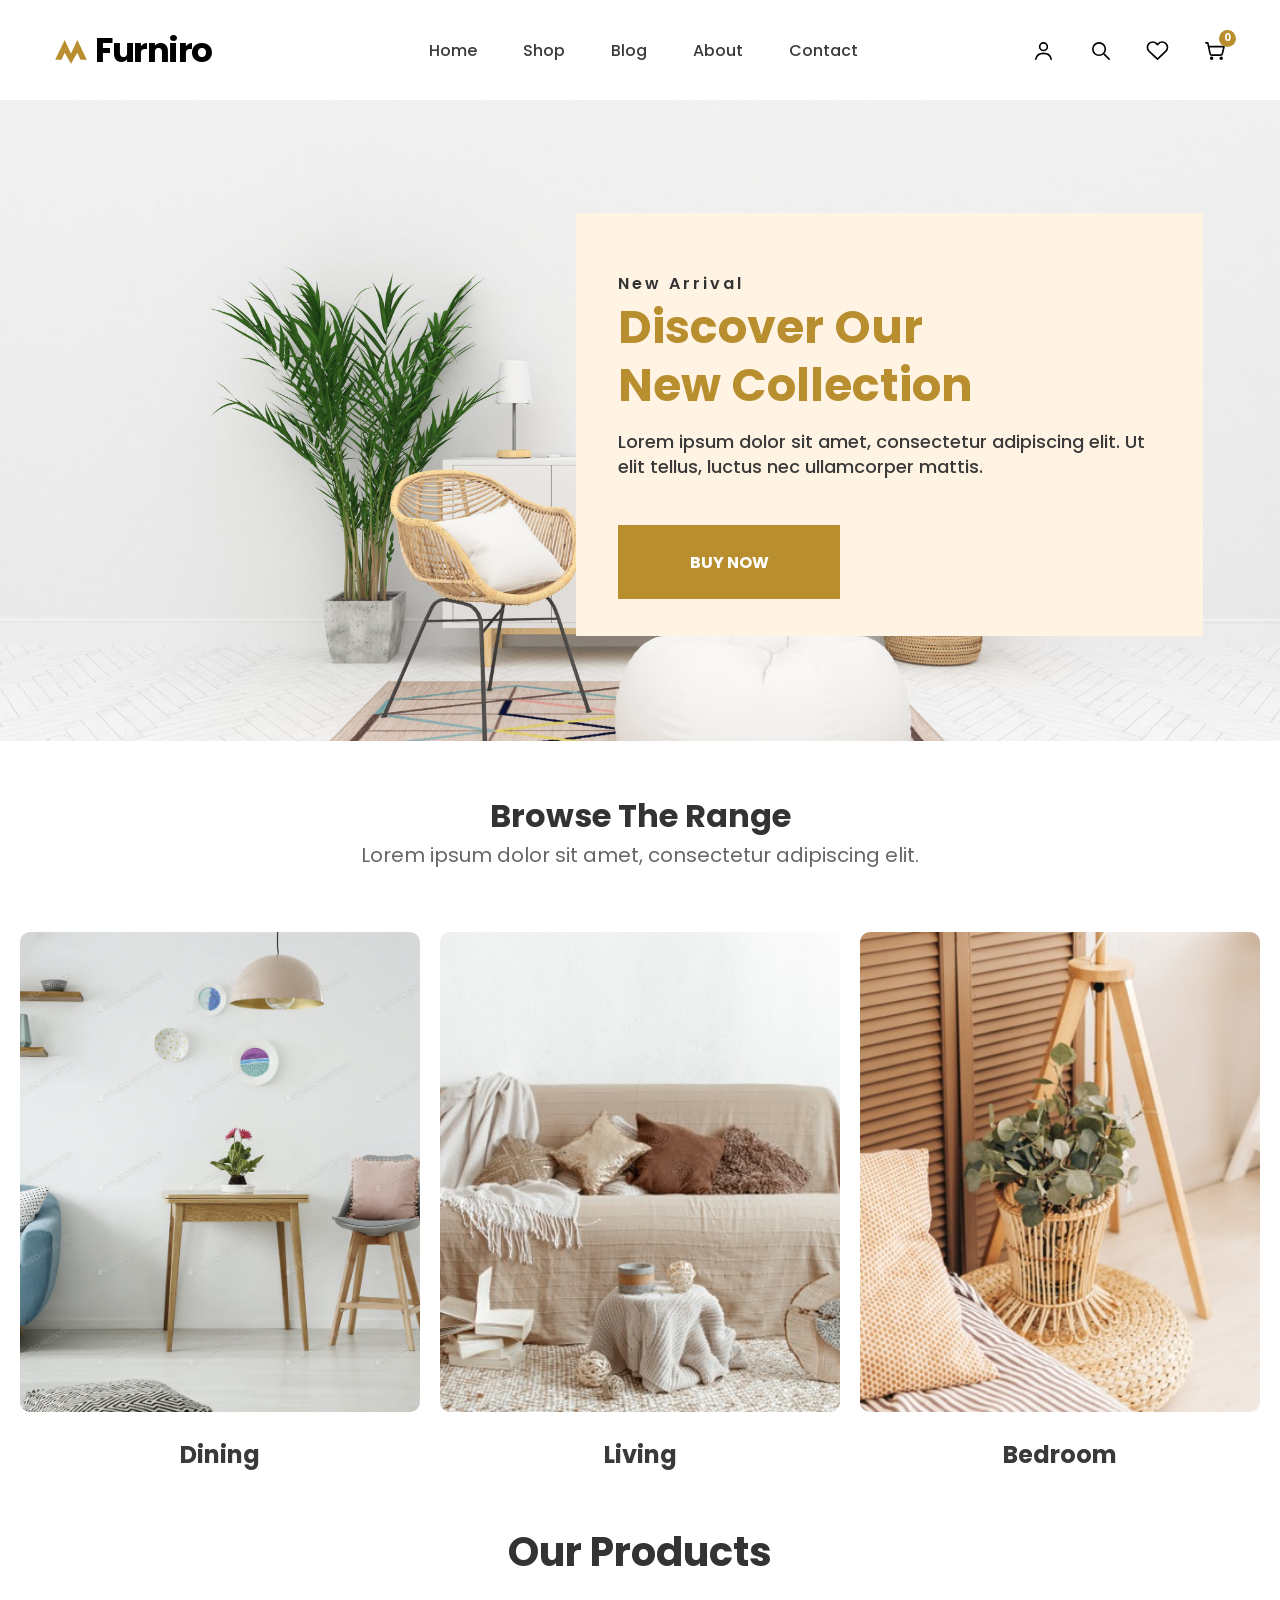
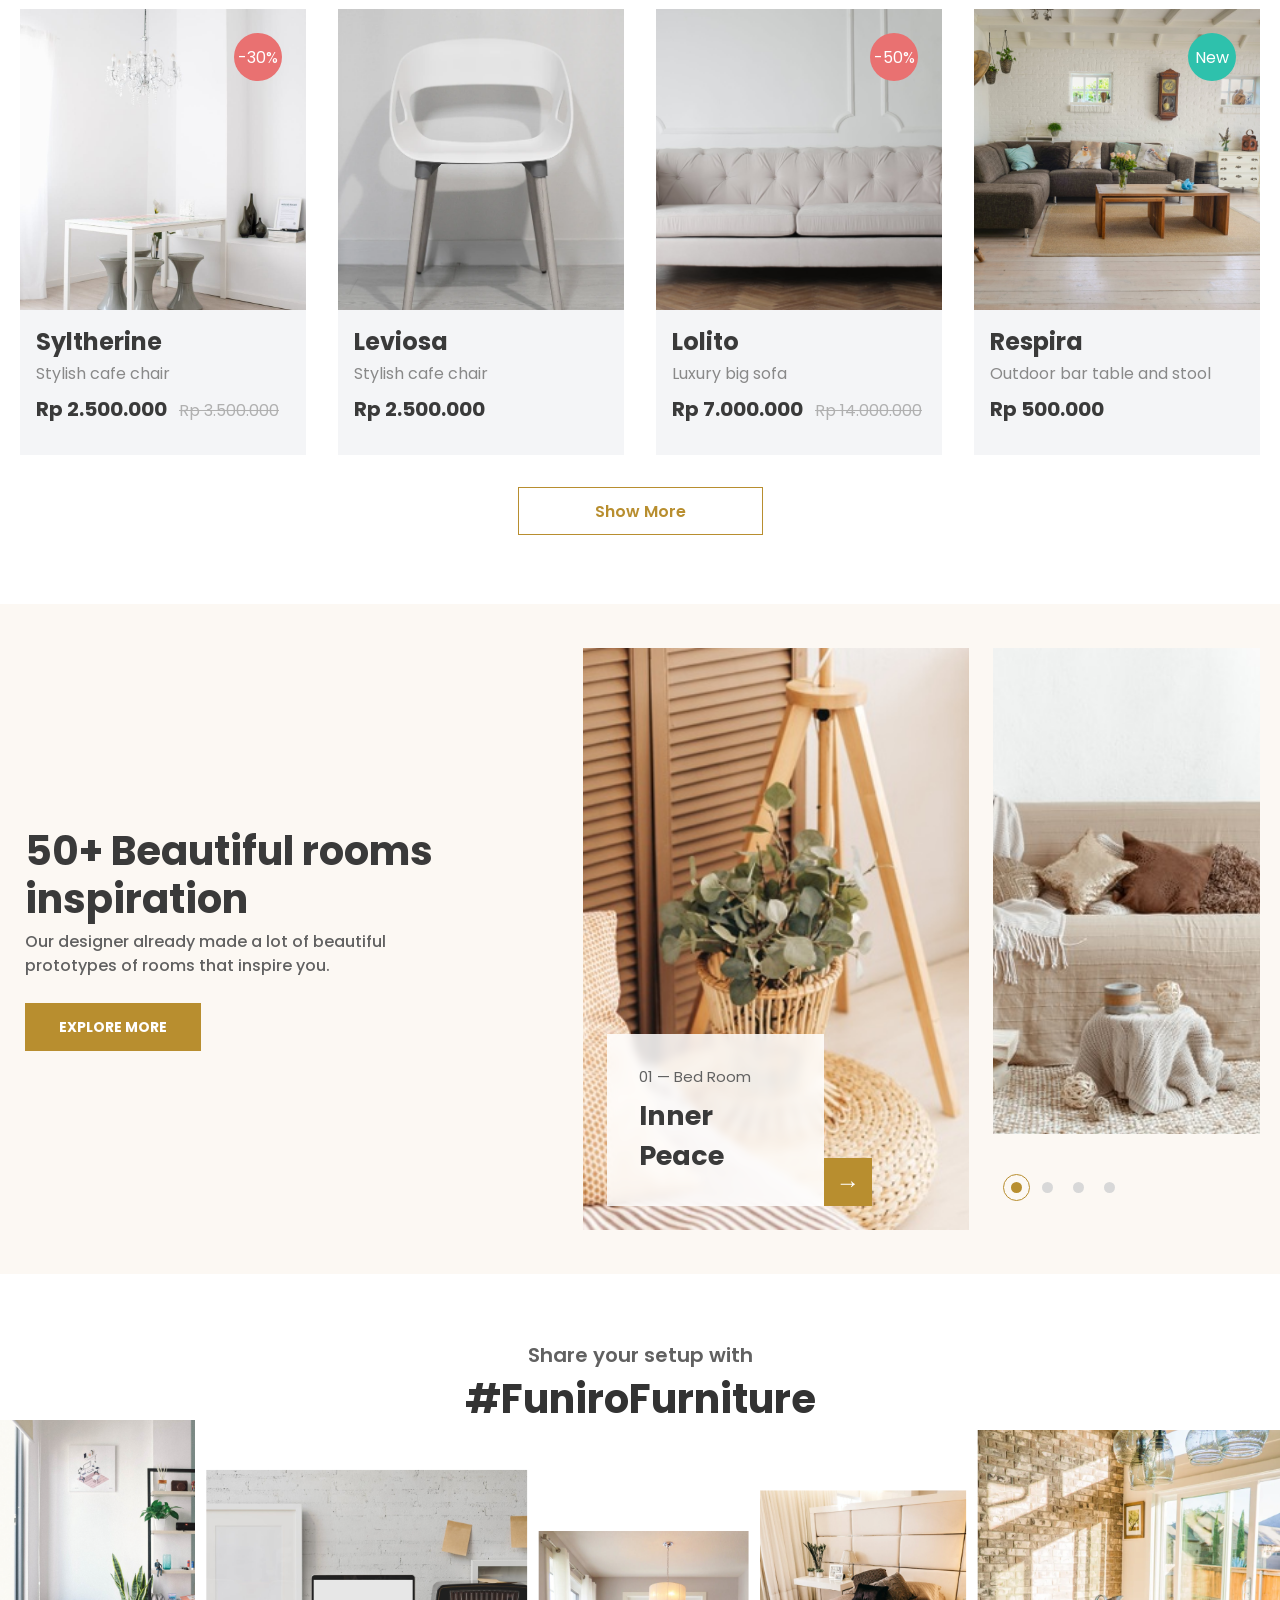
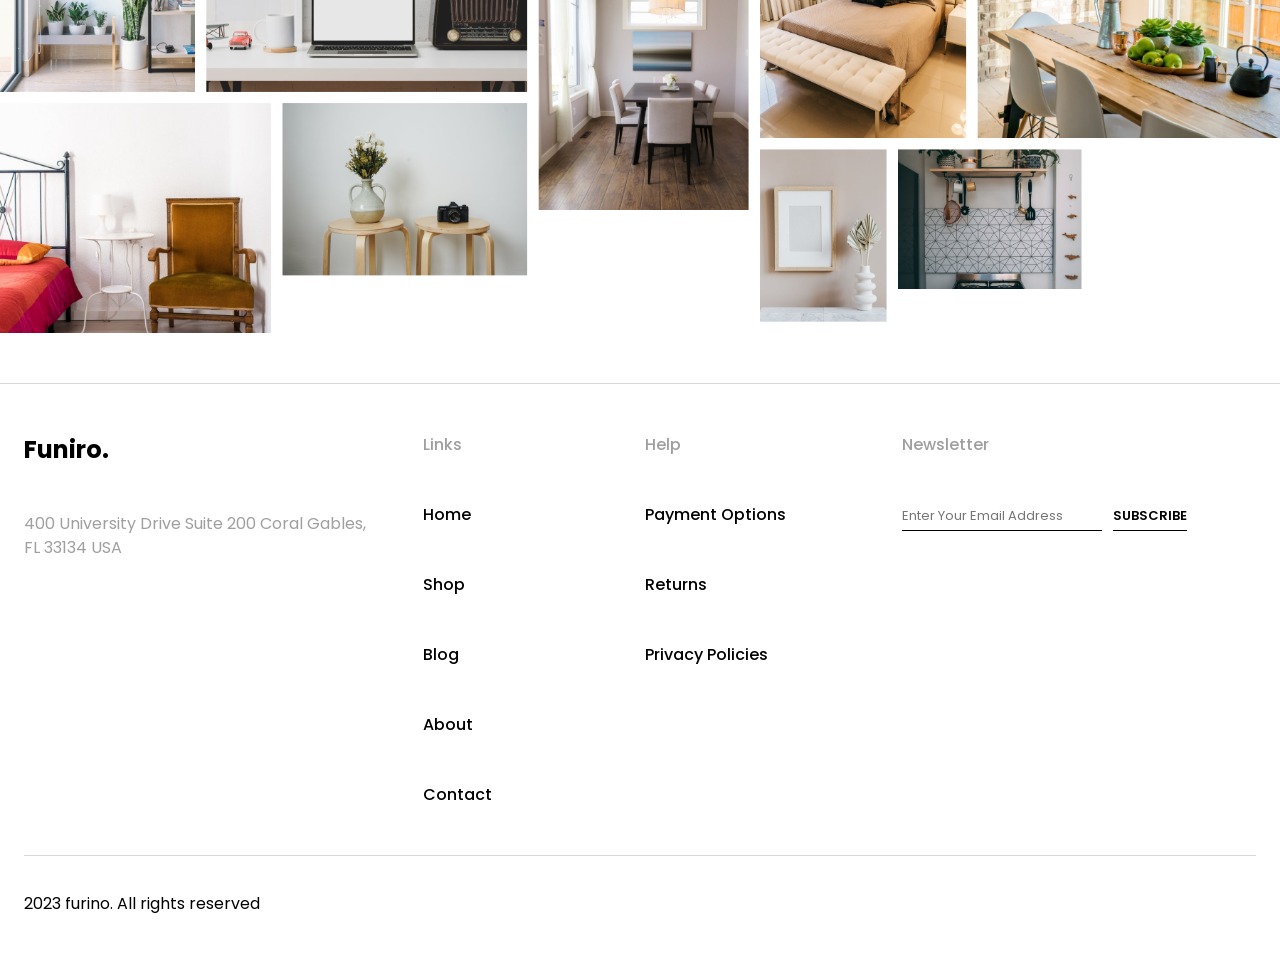
<file: index.html>
<!doctype html>
<html lang="en">
  <head>
    <meta charset="UTF-8" />
    <meta name="viewport" content="width=device-width, initial-scale=1.0" />
    <meta
      name="description"
      content="Furniro — beautiful furniture for every room."
    />
    <title>Furniro — New Collection</title>
    <link rel="stylesheet" href="styles.css" />
    <script src="script.js" defer></script>
  </head>
  <body>
    <header class="site-header">
      <a class="brand" href="#top" aria-label="Furniro home">
        <svg class="brand-mark" viewBox="0 0 48 36" aria-hidden="true">
          <path d="M4 30 16 5l8 17L32 5l12 25h-8l-4-9-8 14-8-14-4 9H4Z" />
        </svg>
        <span>Furniro</span>
      </a>

      <button
        class="menu-toggle"
        type="button"
        aria-label="Open menu"
        aria-expanded="false"
      >
        <span></span><span></span><span></span>
      </button>

      <nav class="main-nav" aria-label="Main navigation">
        <a href="index.html">Home</a>
        <a href="shop.html">Shop</a>
        <a href="blog.html">Blog</a>
        <a href="about.html">About</a>
        <a href="contact.html">Contact</a>
      </nav>

      <div class="header-actions">
        <button type="button" aria-label="Account">
          <svg viewBox="0 0 24 24">
            <circle cx="12" cy="8" r="4" />
            <path d="M4 21c.8-4 3.5-6 8-6s7.2 2 8 6" />
          </svg>
        </button>
        <button class="search-button" type="button" aria-label="Search">
          <svg viewBox="0 0 24 24">
            <circle cx="10.5" cy="10.5" r="6.5" />
            <path d="m16 16 5 5" />
          </svg>
        </button>
        <button type="button" aria-label="Wishlist">
          <svg viewBox="0 0 24 24">
            <path
              d="M20.8 4.8a5.5 5.5 0 0 0-7.8 0L12 5.9l-1.1-1.1a5.5 5.5 0 0 0-7.8 7.8L12 21l8.8-8.4a5.5 5.5 0 0 0 0-7.8Z"
            />
          </svg>
        </button>
        <button
          class="cart-button"
          type="button"
          aria-label="Cart"
          onclick="location.href='cart.html'"
        >
          <svg viewBox="0 0 24 24">
            <circle cx="9" cy="20" r="1" />
            <circle cx="19" cy="20" r="1" />
            <path
              d="M3 4h2l2.4 11.2a2 2 0 0 0 2 1.6h8.8a2 2 0 0 0 2-1.6L22 8H6"
            />
          </svg>
          <span class="cart-count" aria-live="polite">0</span>
        </button>
      </div>
    </header>

    <main id="top">
      <section class="hero" aria-label="New collection">
        <div class="hero-card">
          <p class="eyebrow">New Arrival</p>
          <h1>Discover Our<br />New Collection</h1>
          <p class="hero-copy">
            Lorem ipsum dolor sit amet, consectetur adipiscing elit. Ut elit
            tellus, luctus nec ullamcorper mattis.
          </p>
          <a class="primary-button" href="#products">Buy Now</a>
        </div>
      </section>

      <section class="range section" id="about">
        <div class="section-heading">
          <h2>Browse The Range</h2>
          <p>Lorem ipsum dolor sit amet, consectetur adipiscing elit.</p>
        </div>
        <div class="range-grid">
          <a class="range-card" href="#products"
            ><img
              src="assets/range-dining.png"
              alt="Bright dining room"
              loading="lazy"
            />
            <h3>Dining</h3></a
          >
          <a class="range-card" href="#products"
            ><img
              src="assets/range-living.png"
              alt="Modern living room"
              loading="lazy"
            />
            <h3>Living</h3></a
          >
          <a class="range-card" href="#products"
            ><img
              src="assets/range-bedroom.png"
              alt="Calm bedroom"
              loading="lazy"
            />
            <h3>Bedroom</h3></a
          >
        </div>
      </section>

      <section class="products section" id="products">
        <h2>Our Products</h2>
        <div class="product-grid">
          <article class="product-card">
            <div class="product-image">
              <img
                src="assets/product-1.png"
                alt="Syltherine chair"
                loading="lazy"
              /><span class="badge sale">-30%</span>
            </div>
            <div class="product-info">
              <h3>Syltherine</h3>
              <p>Stylish cafe chair</p>
              <strong>Rp 2.500.000</strong><del>Rp 3.500.000</del>
            </div>
            <div class="product-overlay">
              <button class="add-cart">Add to cart</button>
              <div>
                <button aria-label="Share Syltherine"><span>Share</span></button
                ><button class="like" aria-label="Like Syltherine">
                  <span>Like</span>
                </button>
              </div>
            </div>
          </article>
          <article class="product-card">
            <div class="product-image">
              <img
                src="assets/product-2.png"
                alt="Leviosa chair"
                loading="lazy"
              />
            </div>
            <div class="product-info">
              <h3>Leviosa</h3>
              <p>Stylish cafe chair</p>
              <strong>Rp 2.500.000</strong>
            </div>
            <div class="product-overlay">
              <button class="add-cart">Add to cart</button>
              <div>
                <button aria-label="Share Leviosa"><span>Share</span></button
                ><button class="like" aria-label="Like Leviosa">
                  <span>Like</span>
                </button>
              </div>
            </div>
          </article>
          <article class="product-card">
            <div class="product-image">
              <img
                src="assets/product-3.png"
                alt="Lolito sofa"
                loading="lazy"
              /><span class="badge sale">-50%</span>
            </div>
            <div class="product-info">
              <h3>Lolito</h3>
              <p>Luxury big sofa</p>
              <strong>Rp 7.000.000</strong><del>Rp 14.000.000</del>
            </div>
            <div class="product-overlay">
              <button class="add-cart">Add to cart</button>
              <div>
                <button aria-label="Share Lolito"><span>Share</span></button
                ><button class="like" aria-label="Like Lolito">
                  <span>Like</span>
                </button>
              </div>
            </div>
          </article>
          <article class="product-card">
            <div class="product-image">
              <img
                src="assets/product-4.png"
                alt="Respira outdoor set"
                loading="lazy"
              /><span class="badge new">New</span>
            </div>
            <div class="product-info">
              <h3>Respira</h3>
              <p>Outdoor bar table and stool</p>
              <strong>Rp 500.000</strong>
            </div>
            <div class="product-overlay">
              <button class="add-cart">Add to cart</button>
              <div>
                <button aria-label="Share Respira"><span>Share</span></button
                ><button class="like" aria-label="Like Respira">
                  <span>Like</span>
                </button>
              </div>
            </div>
          </article>
          <article class="product-card extra-product">
            <div class="product-image">
              <img src="assets/product-5.png" alt="Grifo lamp" loading="lazy" />
            </div>
            <div class="product-info">
              <h3>Grifo</h3>
              <p>Night lamp</p>
              <strong>Rp 1.500.000</strong>
            </div>
            <div class="product-overlay">
              <button class="add-cart">Add to cart</button>
              <div>
                <button aria-label="Share Grifo"><span>Share</span></button
                ><button class="like" aria-label="Like Grifo">
                  <span>Like</span>
                </button>
              </div>
            </div>
          </article>
          <article class="product-card extra-product">
            <div class="product-image">
              <img
                src="assets/product-6.png"
                alt="Muggo mug"
                loading="lazy"
              /><span class="badge new">New</span>
            </div>
            <div class="product-info">
              <h3>Muggo</h3>
              <p>Small mug</p>
              <strong>Rp 150.000</strong>
            </div>
            <div class="product-overlay">
              <button class="add-cart">Add to cart</button>
              <div>
                <button aria-label="Share Muggo"><span>Share</span></button
                ><button class="like" aria-label="Like Muggo">
                  <span>Like</span>
                </button>
              </div>
            </div>
          </article>
          <article class="product-card extra-product">
            <div class="product-image">
              <img
                src="assets/product-7.png"
                alt="Pingky bed set"
                loading="lazy"
              /><span class="badge sale">-50%</span>
            </div>
            <div class="product-info">
              <h3>Pingky</h3>
              <p>Cute bed set</p>
              <strong>Rp 7.000.000</strong><del>Rp 14.000.000</del>
            </div>
            <div class="product-overlay">
              <button class="add-cart">Add to cart</button>
              <div>
                <button aria-label="Share Pingky"><span>Share</span></button
                ><button class="like" aria-label="Like Pingky">
                  <span>Like</span>
                </button>
              </div>
            </div>
          </article>
          <article class="product-card extra-product">
            <div class="product-image">
              <img
                src="assets/product-8.png"
                alt="Potty flower pot"
                loading="lazy"
              /><span class="badge new">New</span>
            </div>
            <div class="product-info">
              <h3>Potty</h3>
              <p>Minimalist flower pot</p>
              <strong>Rp 500.000</strong>
            </div>
            <div class="product-overlay">
              <button class="add-cart">Add to cart</button>
              <div>
                <button aria-label="Share Potty"><span>Share</span></button
                ><button class="like" aria-label="Like Potty">
                  <span>Like</span>
                </button>
              </div>
            </div>
          </article>
        </div>
        <button
          class="outline-button show-more"
          type="button"
          aria-expanded="false"
        >
          Show More
        </button>
      </section>

      <section class="inspiration">
        <div class="inspiration-copy">
          <h2>50+ Beautiful rooms<br />inspiration</h2>
          <p>
            Our designer already made a lot of beautiful prototypes of rooms
            that inspire you.
          </p>
          <a class="primary-button small" href="#setup">Explore More</a>
        </div>
        <div class="room-slider">
          <div class="room-main">
            <img
              src="assets/range-bedroom.png"
              alt="Bedroom inspiration"
              loading="lazy"
            />
            <div class="room-label">
              <span>01 — Bed Room</span><strong>Inner Peace</strong>
            </div>
            <button aria-label="Next room">→</button>
          </div>
          <img
            class="room-side"
            src="assets/range-living.png"
            alt="Living room inspiration"
            loading="lazy"
          />
          <div class="slider-dots" aria-label="Slider position">
            <button class="active" aria-label="Slide 1"></button
            ><button aria-label="Slide 2"></button
            ><button aria-label="Slide 3"></button
            ><button aria-label="Slide 4"></button>
          </div>
        </div>
      </section>

      <section class="setup" id="setup">
        <p>Share your setup with</p>
        <h2>#FuniroFurniture</h2>
        <img
          src="assets/gallery.png"
          alt="Collage of Furniro interiors"
          loading="lazy"
        />
      </section>
    </main>

    <footer id="contact">
      <div class="footer-grid">
        <div class="footer-brand">
          <h2>Funiro.</h2>
          <p>400 University Drive Suite 200 Coral Gables,<br />FL 33134 USA</p>
        </div>
        <div>
          <h3>Links</h3>
          <a href="index.html">Home</a><a href="shop.html">Shop</a
          ><a href="blog.html">Blog</a><a href="about.html">About</a
          ><a href="contact.html">Contact</a>
        </div>
        <div>
          <h3>Help</h3>
          <a href="checkout.html">Payment Options</a
          ><a href="contact.html">Returns</a
          ><a href="contact.html">Privacy Policies</a>
        </div>
        <div class="newsletter">
          <h3>Newsletter</h3>
          <form>
            <label class="sr-only" for="email">Email address</label
            ><input
              id="email"
              type="email"
              placeholder="Enter Your Email Address"
              required
            /><button type="submit">Subscribe</button>
          </form>
          <p class="form-message" aria-live="polite"></p>
        </div>
      </div>
      <p class="copyright">2023 furino. All rights reserved</p>
    </footer>

    <div class="search-panel" hidden>
      <form>
        <input
          type="search"
          placeholder="What are you looking for?"
          aria-label="Search products"
        /><button type="submit">Search</button
        ><button class="close-search" type="button" aria-label="Close search">
          ×
        </button>
      </form>
    </div>
    <div class="toast" role="status" aria-live="polite"></div>
  </body>
</html>
</file>
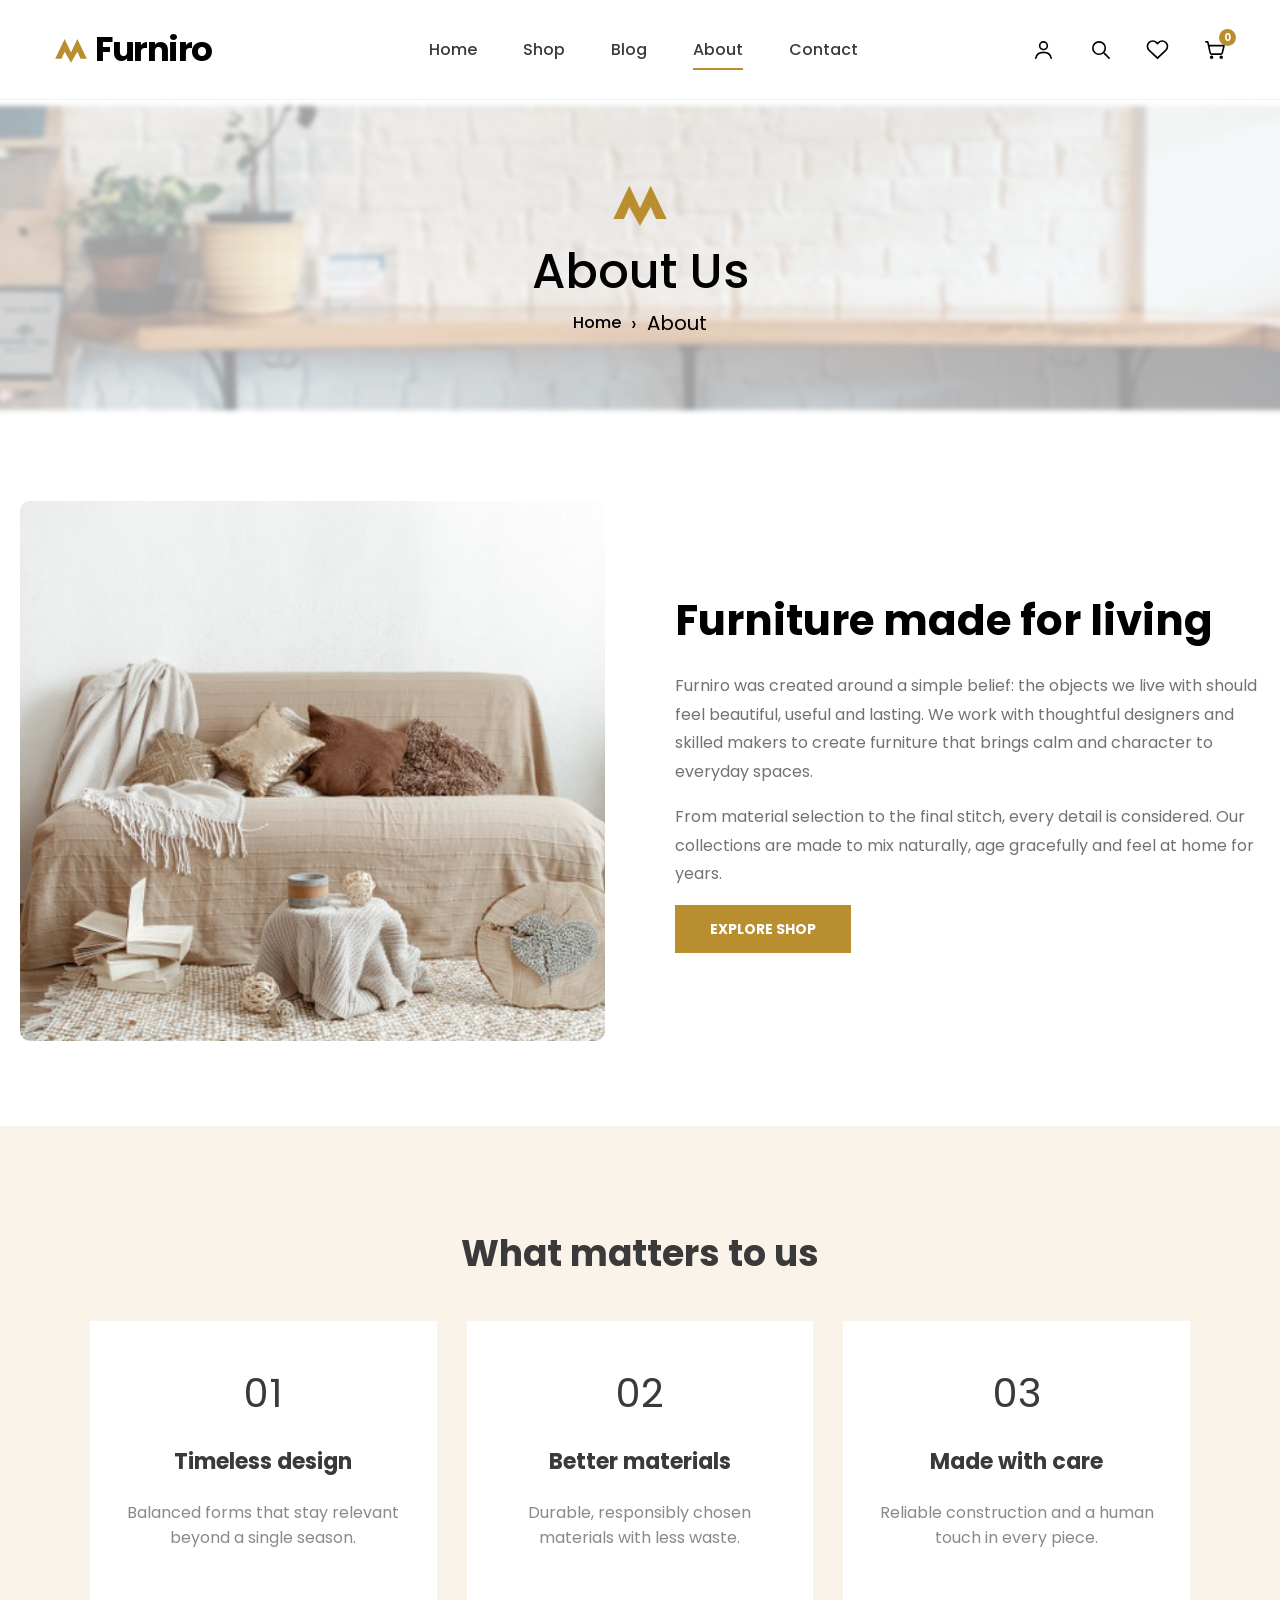
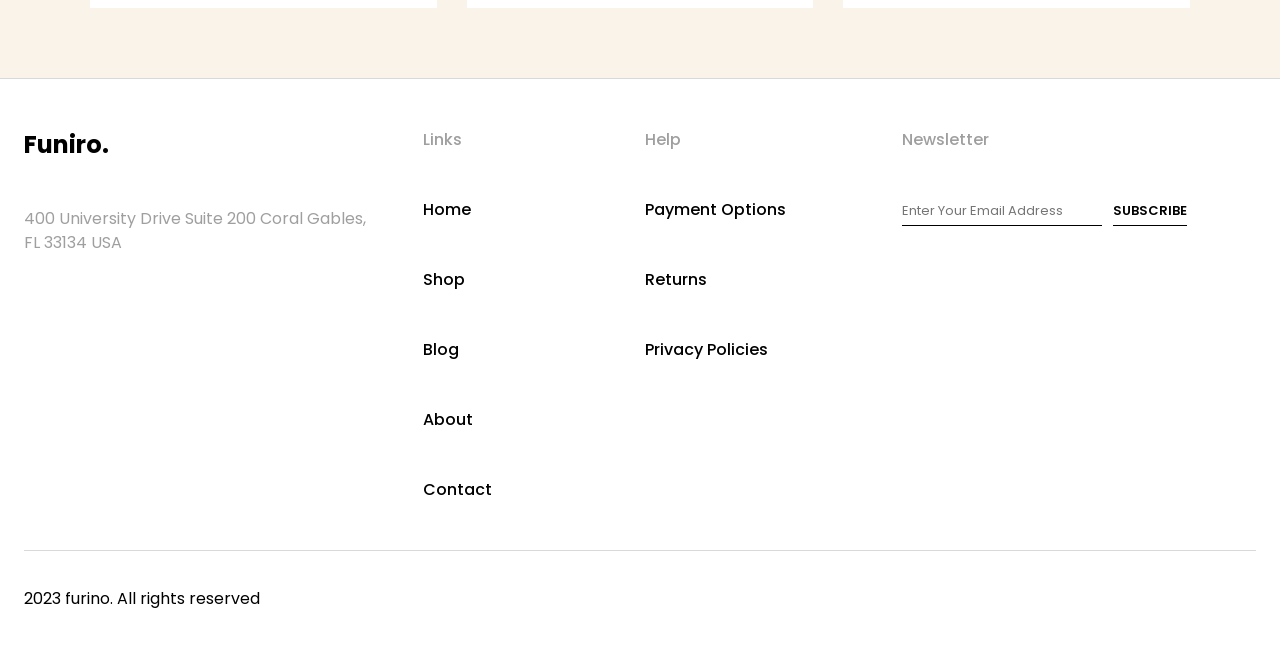
<file: about.html>
<!doctype html>
<html lang="en">
  <head>
    <meta charset="UTF-8" />
    <meta name="viewport" content="width=device-width,initial-scale=1" />
    <title>About — Furniro</title>
    <link rel="stylesheet" href="styles.css" />
    <link rel="stylesheet" href="pages.css" />
    <script src="inner.js" defer></script>
  </head>
  <body class="inner-page">
    <div class="page-header"></div>
    <main>
      <section class="page-hero">
        <div>
          <svg class="brand-mark" viewBox="0 0 48 36">
            <path d="M4 30 16 5l8 17L32 5l12 25h-8l-4-9-8 14-8-14-4 9H4Z" />
          </svg>
          <h1>About Us</h1>
          <div class="breadcrumbs">
            <a href="index.html">Home</a><span>›</span><span>About</span>
          </div>
        </div>
      </section>
      <section class="about-story page-container">
        <img src="assets/range-living.png" alt="Furniro interior" />
        <div>
          <h2>Furniture made for living</h2>
          <p>
            Furniro was created around a simple belief: the objects we live with
            should feel beautiful, useful and lasting. We work with thoughtful
            designers and skilled makers to create furniture that brings calm
            and character to everyday spaces.
          </p>
          <p>
            From material selection to the final stitch, every detail is
            considered. Our collections are made to mix naturally, age
            gracefully and feel at home for years.
          </p>
          <a class="primary-button small" href="shop.html">Explore Shop</a>
        </div>
      </section>
      <section class="values">
        <h2>What matters to us</h2>
        <div class="value-grid">
          <article class="value-card">
            <span aria-hidden="true">01</span>
            <h3>Timeless design</h3>
            <p>Balanced forms that stay relevant beyond a single season.</p>
          </article>
          <article class="value-card">
            <span aria-hidden="true">02</span>
            <h3>Better materials</h3>
            <p>Durable, responsibly chosen materials with less waste.</p>
          </article>
          <article class="value-card">
            <span aria-hidden="true">03</span>
            <h3>Made with care</h3>
            <p>Reliable construction and a human touch in every piece.</p>
          </article>
        </div>
      </section>
    </main>
    <div class="page-footer"></div>
  </body>
</html>
</file>
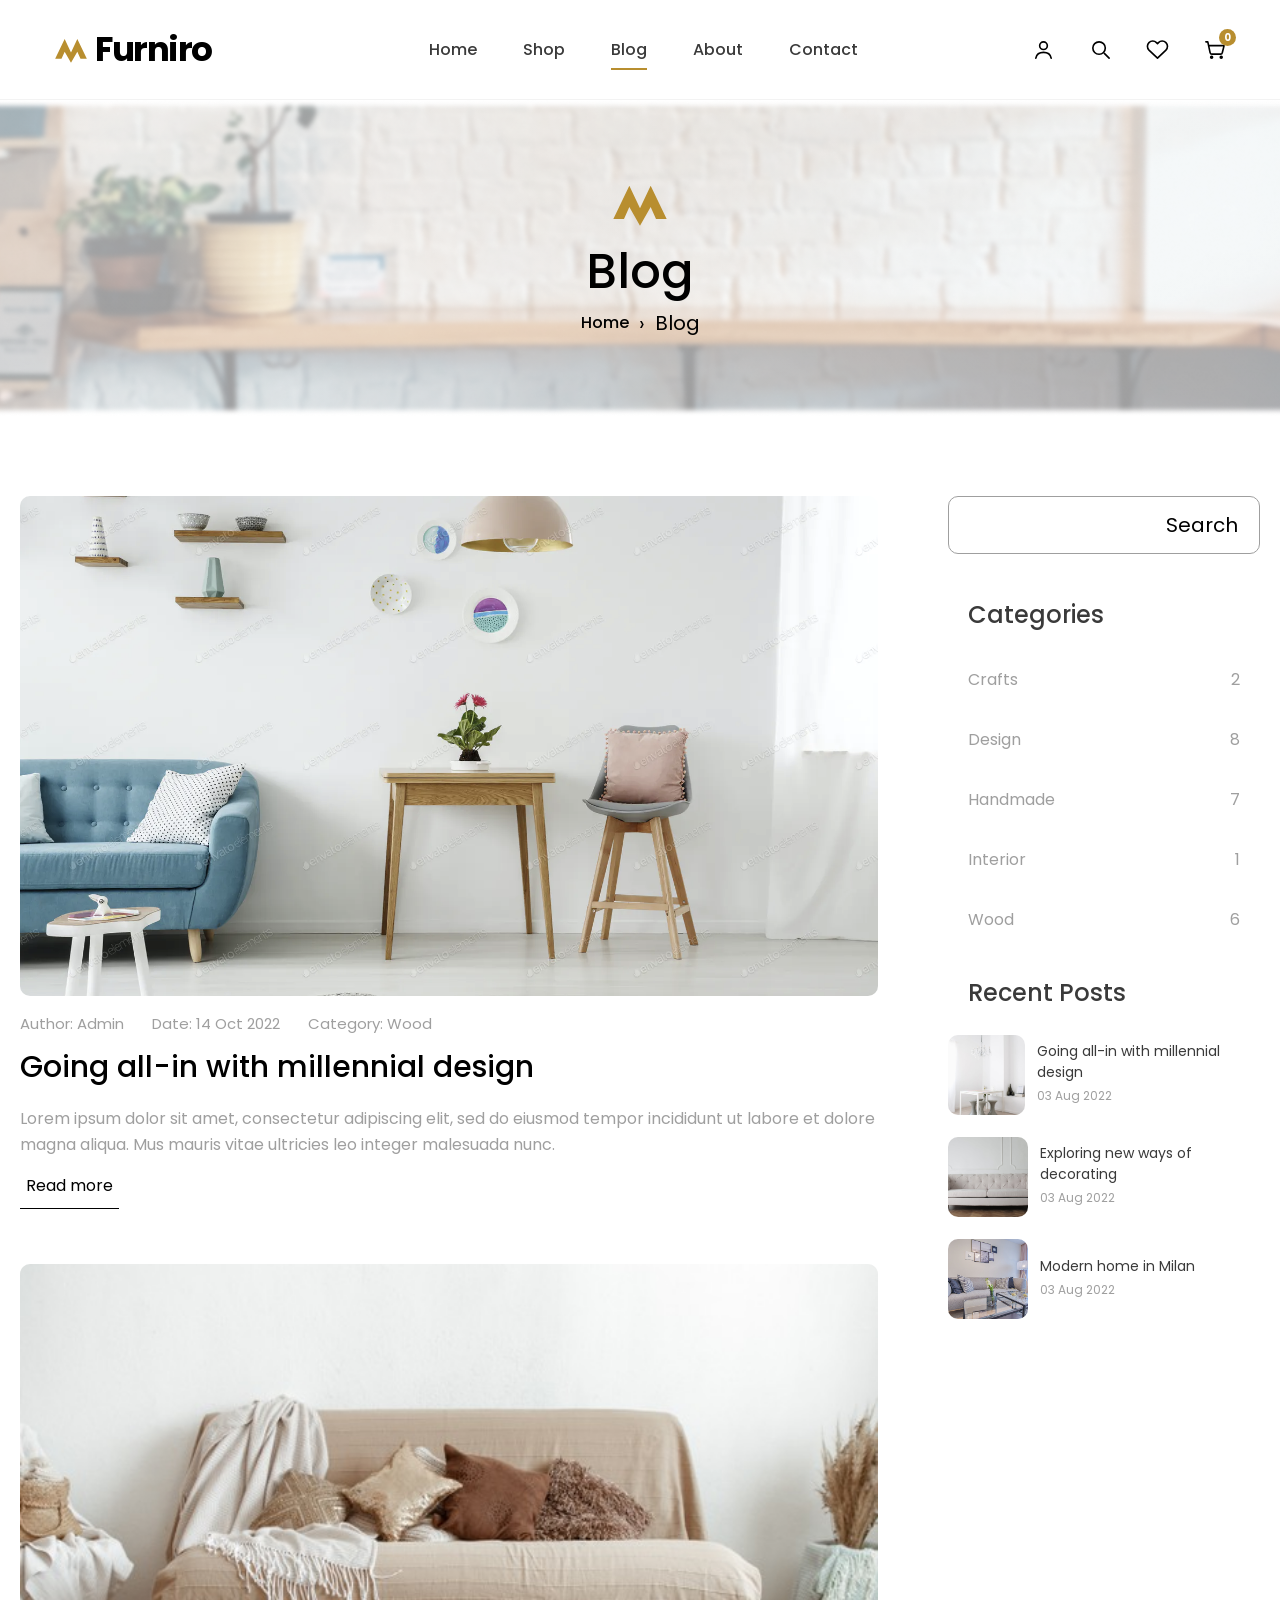
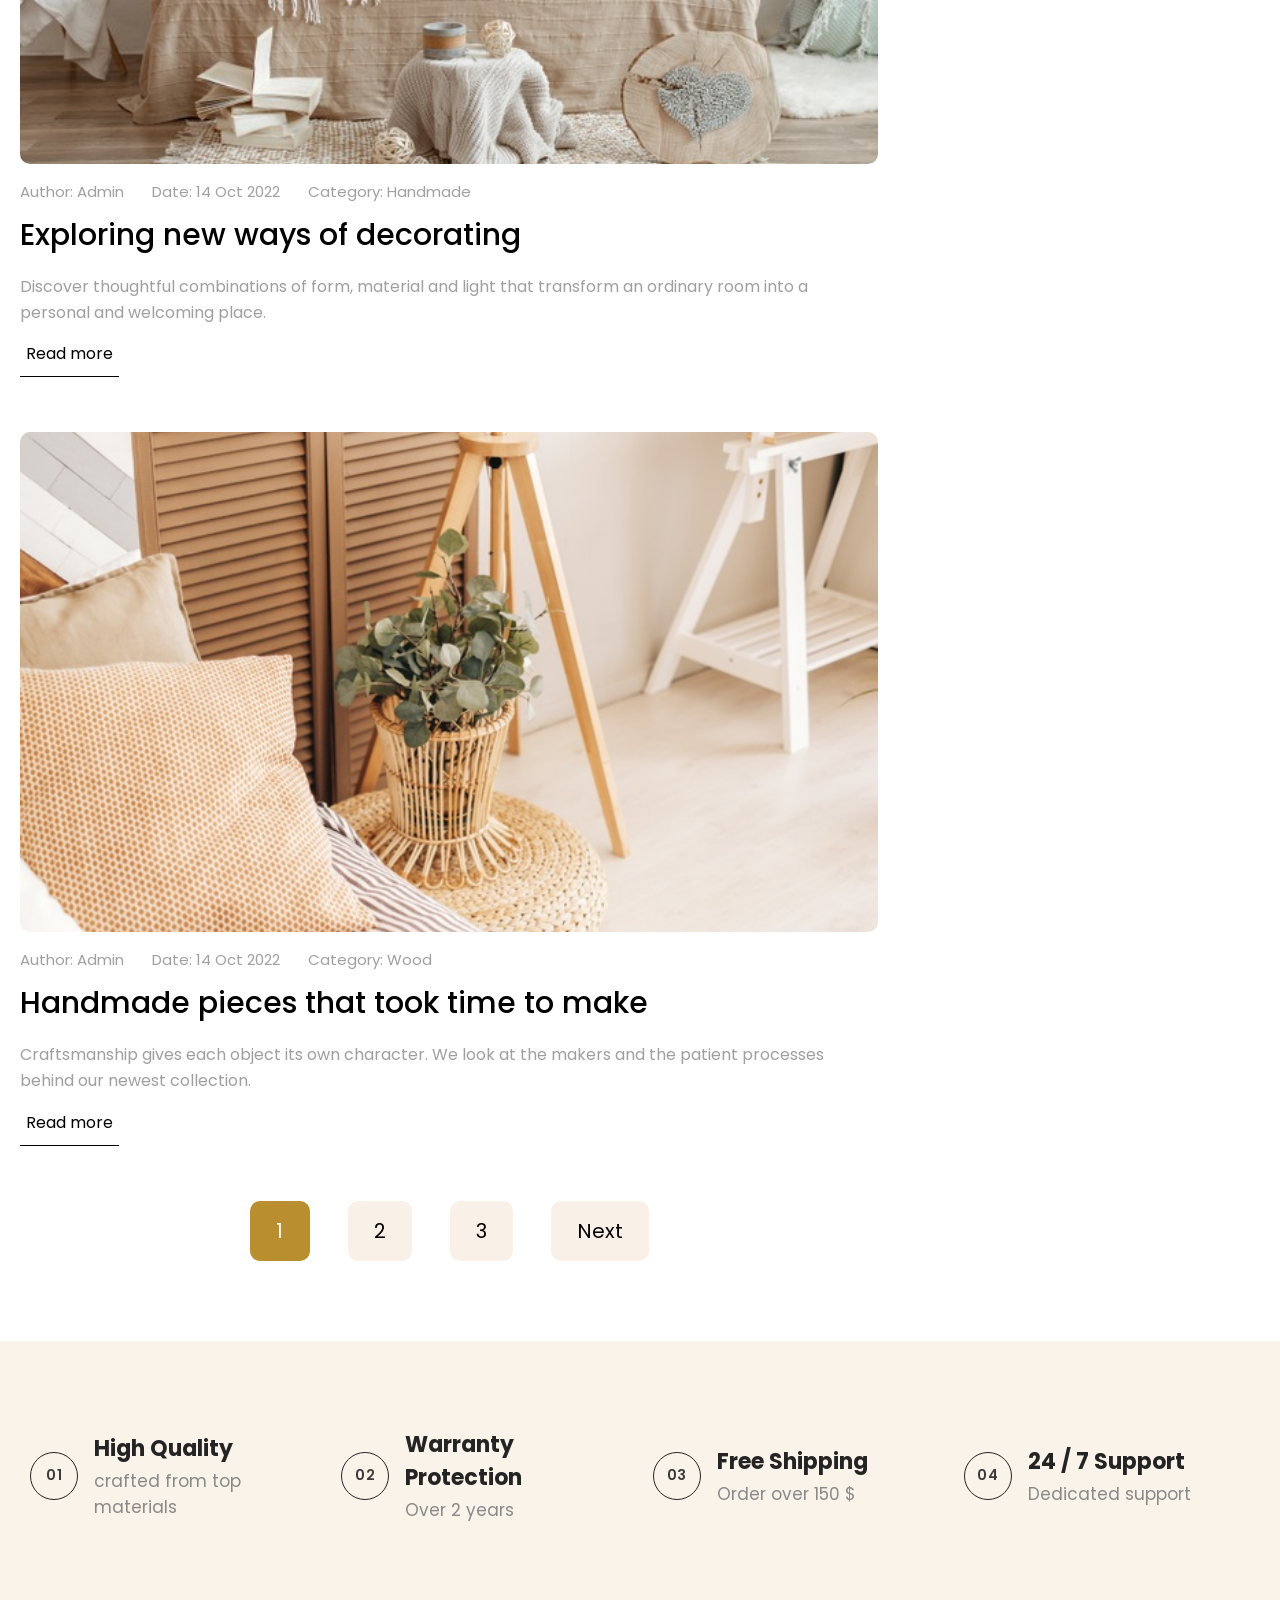
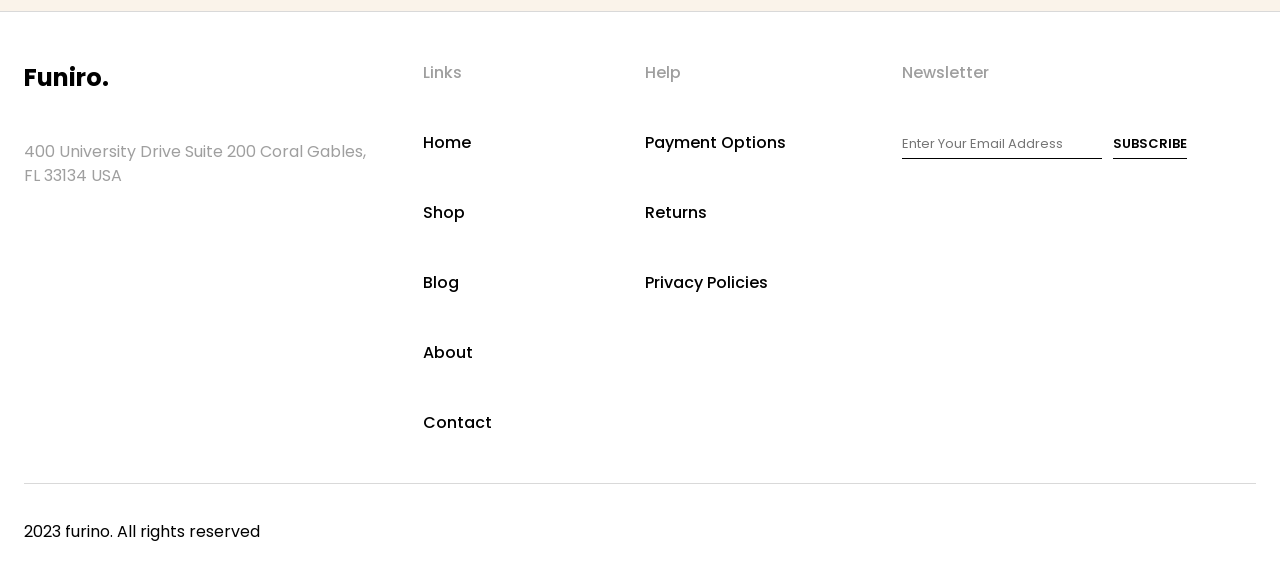
<file: blog.html>
<!doctype html>
<html lang="en">
  <head>
    <meta charset="UTF-8" />
    <meta name="viewport" content="width=device-width,initial-scale=1" />
    <title>Blog — Furniro</title>
    <link rel="stylesheet" href="styles.css" />
    <link rel="stylesheet" href="pages.css" />
    <script src="inner.js" defer></script>
  </head>
  <body class="inner-page">
    <div class="page-header"></div>
    <main>
      <section class="page-hero">
        <div>
          <svg class="brand-mark" viewBox="0 0 48 36">
            <path d="M4 30 16 5l8 17L32 5l12 25h-8l-4-9-8 14-8-14-4 9H4Z" />
          </svg>
          <h1>Blog</h1>
          <div class="breadcrumbs">
            <a href="index.html">Home</a><span>›</span><span>Blog</span>
          </div>
        </div>
      </section>
      <div class="content-layout page-container">
        <section>
          <article class="post">
            <img
              src="assets/range-dining.png"
              alt="Going all-in with millennial design"
            />
            <div class="post-meta">
              <span>Author: Admin</span><span>Date: 14 Oct 2022</span
              ><span>Category: Wood</span>
            </div>
            <h2>Going all-in with millennial design</h2>
            <p>
              Lorem ipsum dolor sit amet, consectetur adipiscing elit, sed do
              eiusmod tempor incididunt ut labore et dolore magna aliqua. Mus
              mauris vitae ultricies leo integer malesuada nunc.
            </p>
            <a class="read-more" href="#">Read more</a>
          </article>
          <article class="post">
            <img
              src="assets/range-living.png"
              alt="Exploring new ways of decorating"
            />
            <div class="post-meta">
              <span>Author: Admin</span><span>Date: 14 Oct 2022</span
              ><span>Category: Handmade</span>
            </div>
            <h2>Exploring new ways of decorating</h2>
            <p>
              Discover thoughtful combinations of form, material and light that
              transform an ordinary room into a personal and welcoming place.
            </p>
            <a class="read-more" href="#">Read more</a>
          </article>
          <article class="post">
            <img
              src="assets/range-bedroom.png"
              alt="Handmade pieces that took time"
            />
            <div class="post-meta">
              <span>Author: Admin</span><span>Date: 14 Oct 2022</span
              ><span>Category: Wood</span>
            </div>
            <h2>Handmade pieces that took time to make</h2>
            <p>
              Craftsmanship gives each object its own character. We look at the
              makers and the patient processes behind our newest collection.
            </p>
            <a class="read-more" href="#">Read more</a>
          </article>
          <div class="pagination">
            <button class="active">1</button><button>2</button><button>3</button
            ><button>Next</button>
          </div>
        </section>
        <aside class="sidebar">
          <form class="sidebar-search">
            <input type="search" aria-label="Search blog" /><button>
              Search
            </button>
          </form>
          <h3>Categories</h3>
          <div class="category-list">
            <div><span>Crafts</span><span>2</span></div>
            <div><span>Design</span><span>8</span></div>
            <div><span>Handmade</span><span>7</span></div>
            <div><span>Interior</span><span>1</span></div>
            <div><span>Wood</span><span>6</span></div>
          </div>
          <h3>Recent Posts</h3>
          <div class="recent-post">
            <img src="assets/product-1.png" alt="" />
            <div>
              <h4>Going all-in with millennial design</h4>
              <p>03 Aug 2022</p>
            </div>
          </div>
          <div class="recent-post">
            <img src="assets/product-3.png" alt="" />
            <div>
              <h4>Exploring new ways of decorating</h4>
              <p>03 Aug 2022</p>
            </div>
          </div>
          <div class="recent-post">
            <img src="assets/product-7.png" alt="" />
            <div>
              <h4>Modern home in Milan</h4>
              <p>03 Aug 2022</p>
            </div>
          </div>
        </aside>
      </div>
    </main>
    <section class="features">
      <div class="feature">
        <span class="feature-icon" aria-hidden="true">01</span>
        <div>
          <h3>High Quality</h3>
          <p>crafted from top materials</p>
        </div>
      </div>
      <div class="feature">
        <span class="feature-icon" aria-hidden="true">02</span>
        <div>
          <h3>Warranty Protection</h3>
          <p>Over 2 years</p>
        </div>
      </div>
      <div class="feature">
        <span class="feature-icon" aria-hidden="true">03</span>
        <div>
          <h3>Free Shipping</h3>
          <p>Order over 150 $</p>
        </div>
      </div>
      <div class="feature">
        <span class="feature-icon" aria-hidden="true">04</span>
        <div>
          <h3>24 / 7 Support</h3>
          <p>Dedicated support</p>
        </div>
      </div>
    </section>
    <div class="page-footer"></div>
  </body>
</html>
</file>
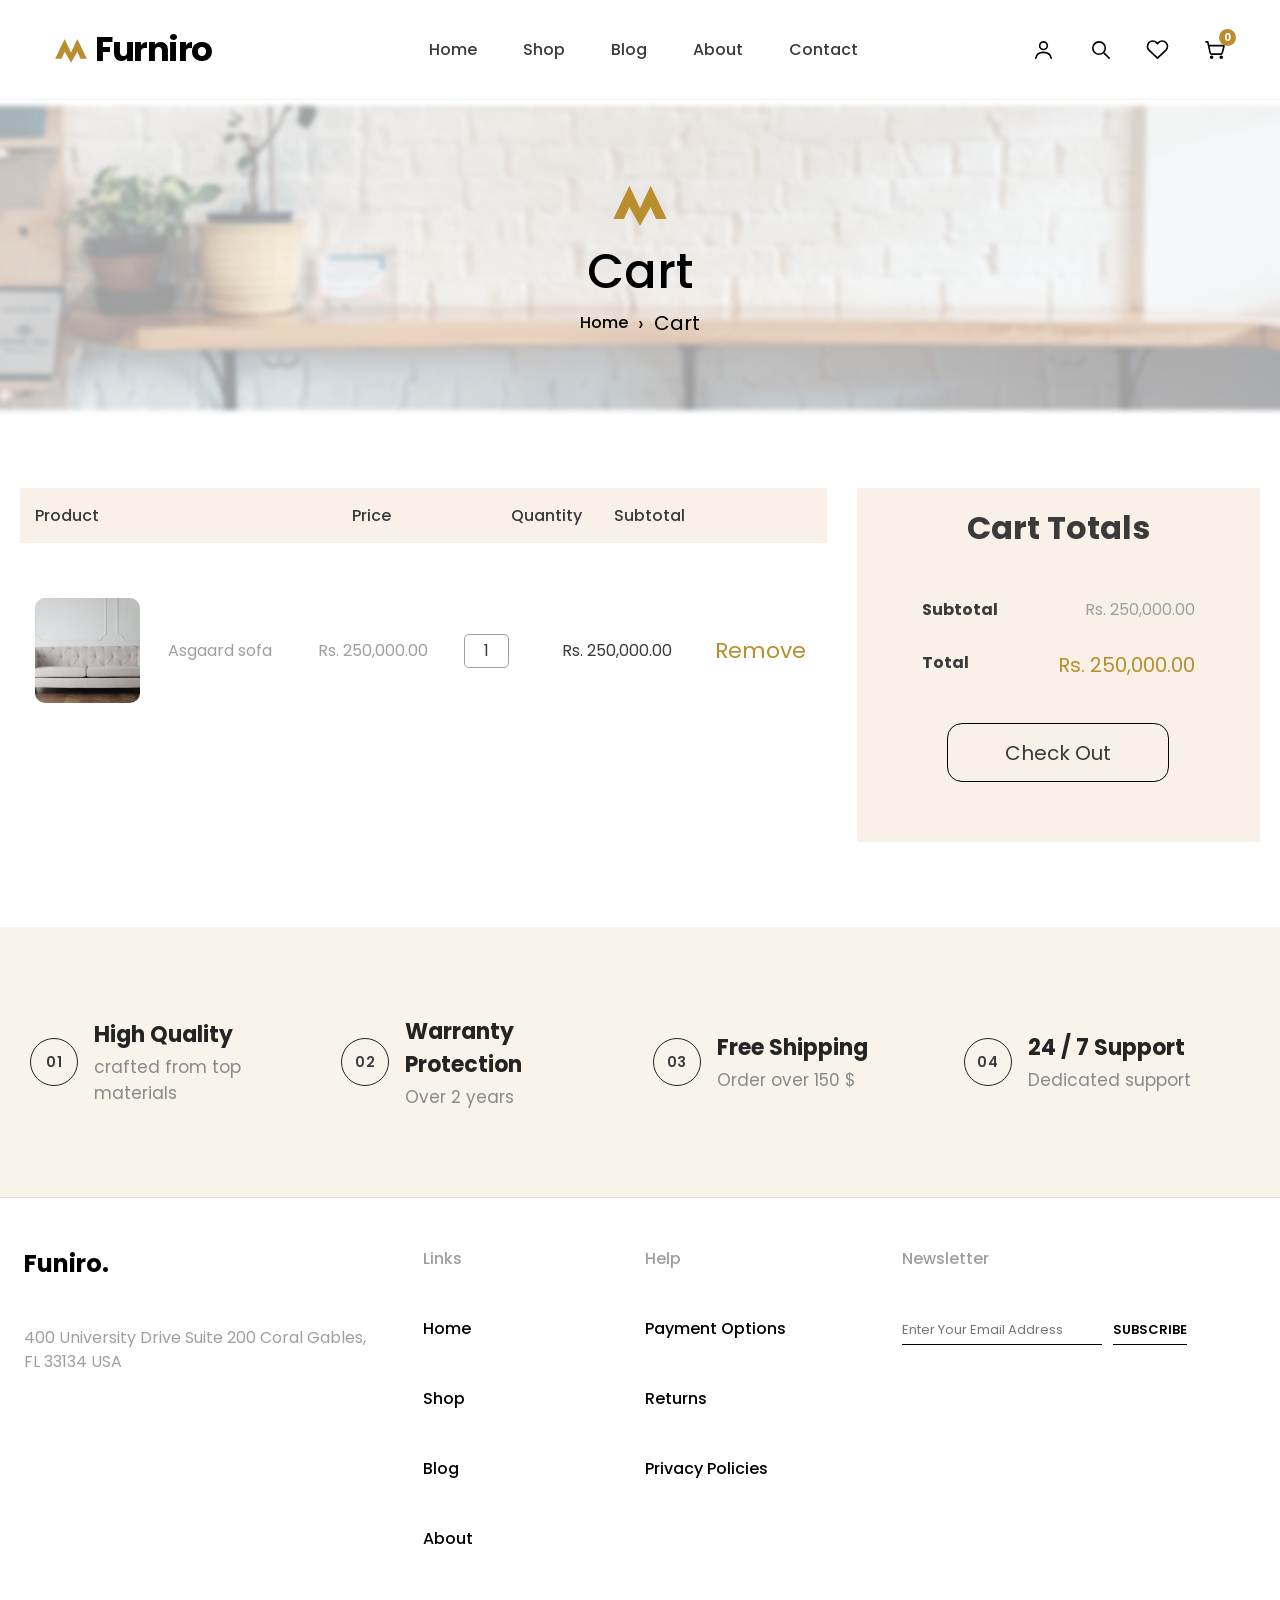
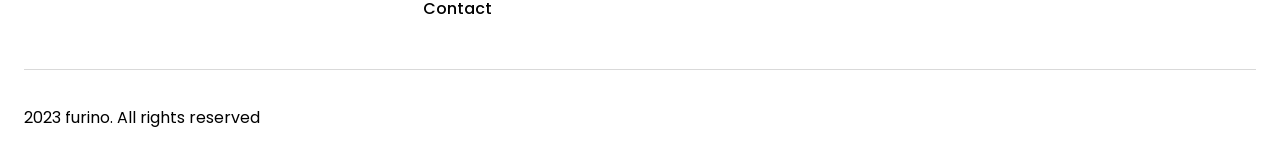
<file: cart.html>
<!doctype html>
<html lang="en">
  <head>
    <meta charset="UTF-8" />
    <meta name="viewport" content="width=device-width,initial-scale=1" />
    <title>Cart — Furniro</title>
    <link rel="stylesheet" href="styles.css" />
    <link rel="stylesheet" href="pages.css" />
    <script src="inner.js" defer></script>
  </head>
  <body class="inner-page">
    <div class="page-header"></div>
    <main>
      <section class="page-hero">
        <div>
          <svg class="brand-mark" viewBox="0 0 48 36">
            <path d="M4 30 16 5l8 17L32 5l12 25h-8l-4-9-8 14-8-14-4 9H4Z" />
          </svg>
          <h1>Cart</h1>
          <div class="breadcrumbs">
            <a href="index.html">Home</a><span>›</span><span>Cart</span>
          </div>
        </div>
      </section>
      <section class="cart-layout page-container">
        <div class="cart-list">
          <div class="cart-table-head">
            <span>Product</span><span>Price</span><span>Quantity</span
            ><span>Subtotal</span><span></span>
          </div>
          <div class="cart-item">
            <div class="cart-product">
              <img src="assets/product-3.png" alt="Asgaard sofa" /><span
                >Asgaard sofa</span
              >
            </div>
            <span>Rs. 250,000.00</span>
            <div class="quantity"><span>1</span></div>
            <strong>Rs. 250,000.00</strong
            ><button class="remove-item" aria-label="Remove">Remove</button>
          </div>
        </div>
        <aside class="cart-totals">
          <h2>Cart Totals</h2>
          <div class="total-line">
            <strong>Subtotal</strong><span>Rs. 250,000.00</span>
          </div>
          <div class="total-line grand">
            <strong>Total</strong><span>Rs. 250,000.00</span>
          </div>
          <a href="checkout.html">Check Out</a>
        </aside>
      </section>
    </main>
    <section class="features">
      <div class="feature">
        <span class="feature-icon" aria-hidden="true">01</span>
        <div>
          <h3>High Quality</h3>
          <p>crafted from top materials</p>
        </div>
      </div>
      <div class="feature">
        <span class="feature-icon" aria-hidden="true">02</span>
        <div>
          <h3>Warranty Protection</h3>
          <p>Over 2 years</p>
        </div>
      </div>
      <div class="feature">
        <span class="feature-icon" aria-hidden="true">03</span>
        <div>
          <h3>Free Shipping</h3>
          <p>Order over 150 $</p>
        </div>
      </div>
      <div class="feature">
        <span class="feature-icon" aria-hidden="true">04</span>
        <div>
          <h3>24 / 7 Support</h3>
          <p>Dedicated support</p>
        </div>
      </div>
    </section>
    <div class="page-footer"></div>
    <script>
      document.addEventListener("click", (e) => {
        if (e.target.closest(".remove-item")) {
          e.target.closest(".cart-item").remove();
          document
            .querySelectorAll(".total-line span")
            .forEach((x) => (x.textContent = "Rs. 0.00"));
          localStorage.setItem("furniro-cart", "0");
          document.querySelector(".cart-count").textContent = "0";
        }
      });
    </script>
  </body>
</html>
</file>
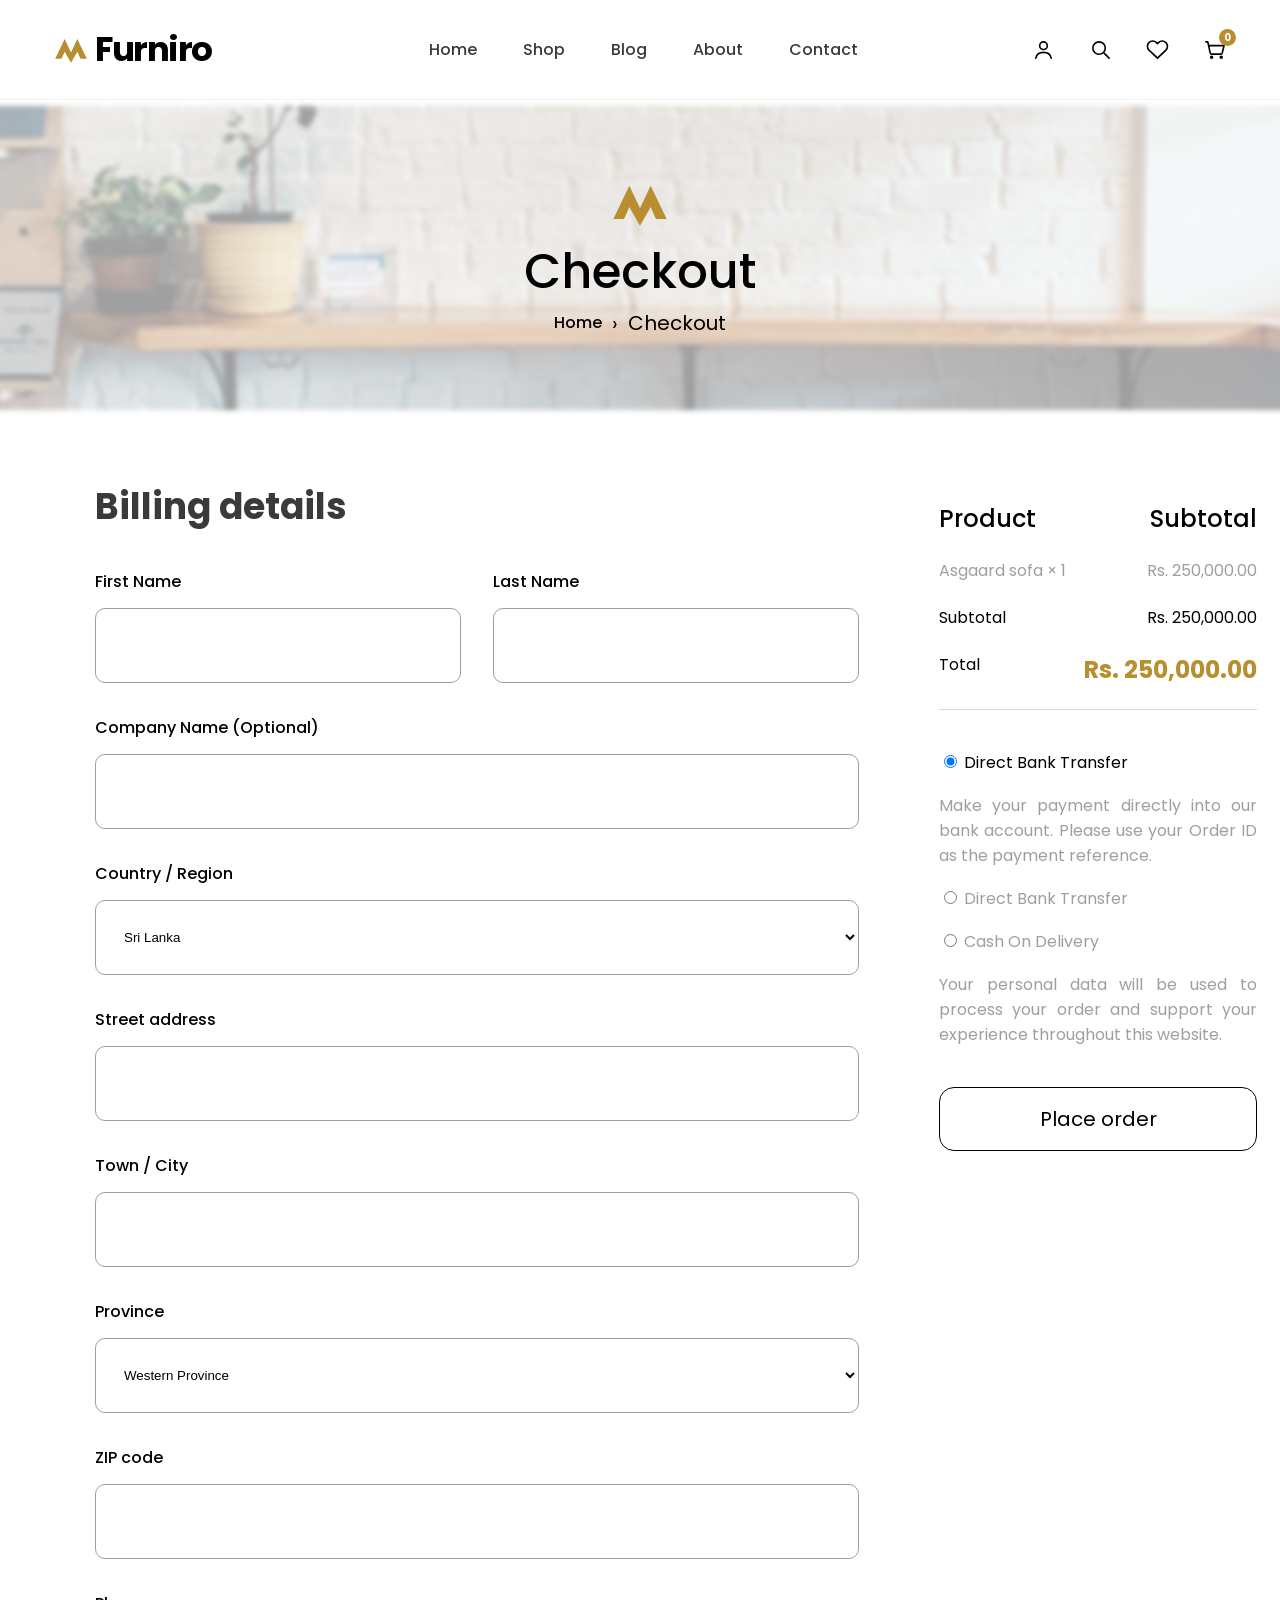
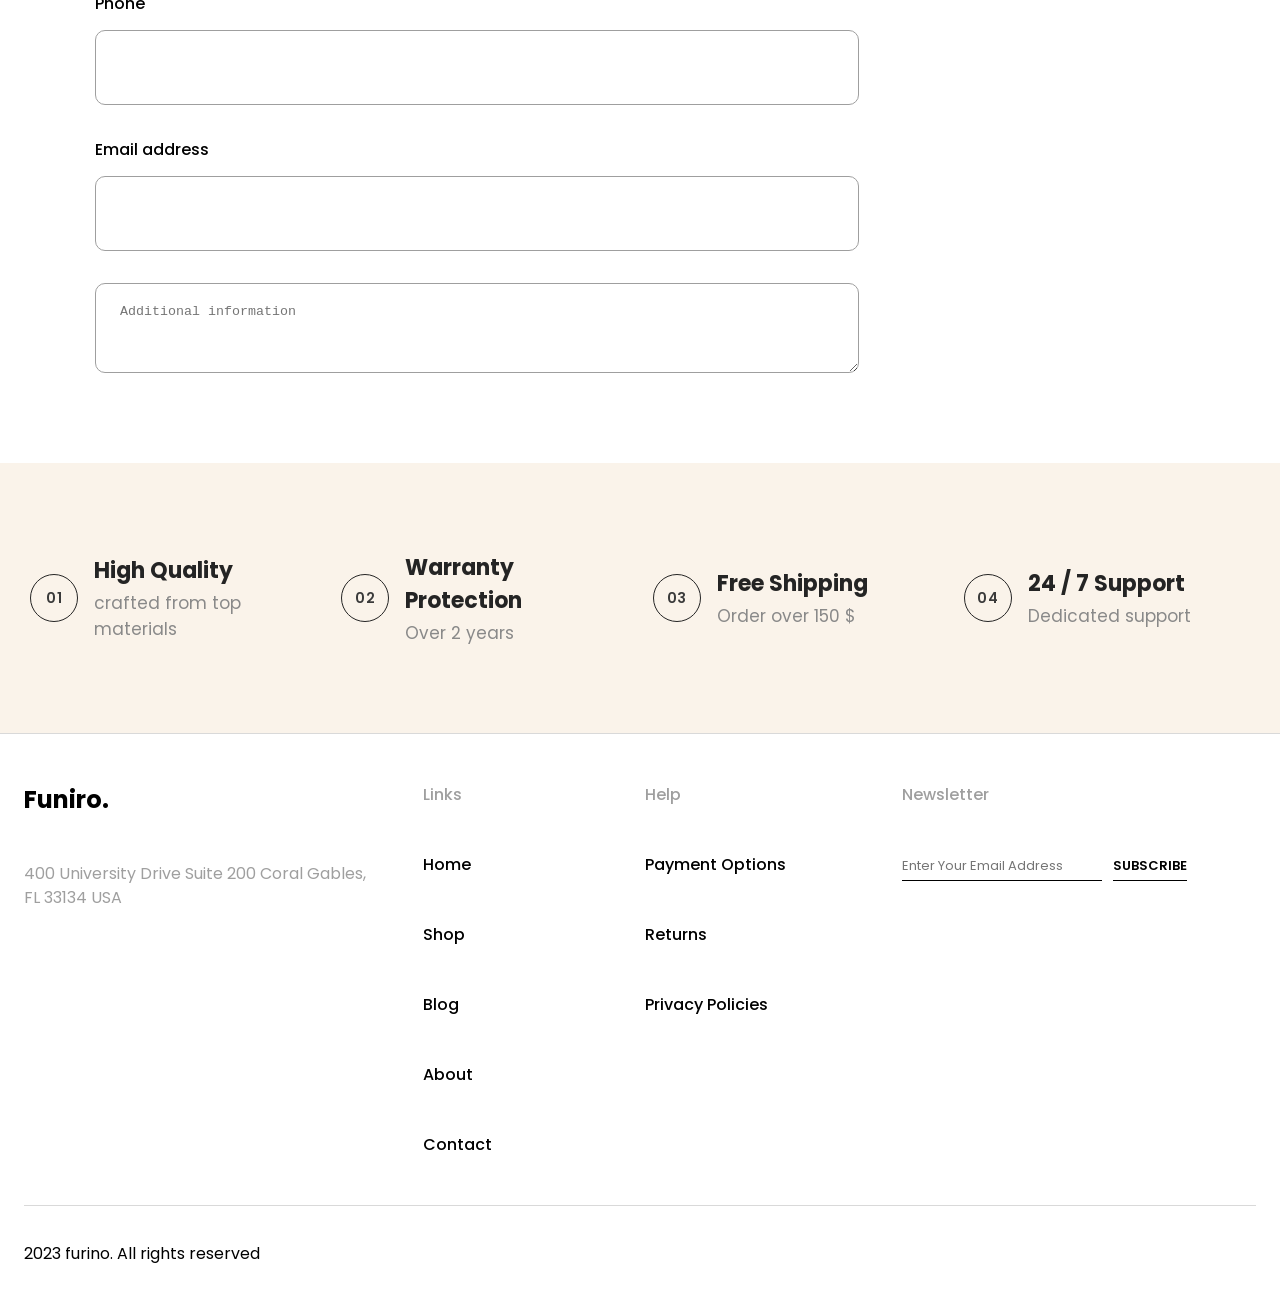
<file: checkout.html>
<!doctype html>
<html lang="en">
  <head>
    <meta charset="UTF-8" />
    <meta name="viewport" content="width=device-width,initial-scale=1" />
    <title>Checkout — Furniro</title>
    <link rel="stylesheet" href="styles.css" />
    <link rel="stylesheet" href="pages.css" />
    <script src="inner.js" defer></script>
  </head>
  <body class="inner-page">
    <div class="page-header"></div>
    <main>
      <section class="page-hero">
        <div>
          <svg class="brand-mark" viewBox="0 0 48 36">
            <path d="M4 30 16 5l8 17L32 5l12 25h-8l-4-9-8 14-8-14-4 9H4Z" />
          </svg>
          <h1>Checkout</h1>
          <div class="breadcrumbs">
            <a href="index.html">Home</a><span>›</span><span>Checkout</span>
          </div>
        </div>
      </section>
      <form class="checkout-layout page-container" id="checkout-form">
        <div>
          <h2>Billing details</h2>
          <div class="form-grid">
            <div class="field"><label>First Name</label><input required /></div>
            <div class="field"><label>Last Name</label><input required /></div>
            <div class="field full">
              <label>Company Name (Optional)</label><input />
            </div>
            <div class="field full">
              <label>Country / Region</label
              ><select>
                <option>Sri Lanka</option>
                <option>United States</option>
                <option>United Kingdom</option>
              </select>
            </div>
            <div class="field full">
              <label>Street address</label><input required />
            </div>
            <div class="field full">
              <label>Town / City</label><input required />
            </div>
            <div class="field full">
              <label>Province</label
              ><select>
                <option>Western Province</option>
                <option>Central Province</option>
              </select>
            </div>
            <div class="field full">
              <label>ZIP code</label><input required />
            </div>
            <div class="field full">
              <label>Phone</label><input type="tel" required />
            </div>
            <div class="field full">
              <label>Email address</label><input type="email" required />
            </div>
            <div class="field full">
              <textarea placeholder="Additional information"></textarea>
            </div>
          </div>
        </div>
        <aside class="order-box">
          <div class="order-head">
            <span>Product</span><span>Subtotal</span>
          </div>
          <div class="order-row muted">
            <span>Asgaard sofa × 1</span><span>Rs. 250,000.00</span>
          </div>
          <div class="order-row">
            <span>Subtotal</span><span>Rs. 250,000.00</span>
          </div>
          <div class="order-row total">
            <span>Total</span><strong>Rs. 250,000.00</strong>
          </div>
          <div class="payment">
            <label
              ><input type="radio" name="payment" checked /> Direct Bank
              Transfer</label
            >
            <p>
              Make your payment directly into our bank account. Please use your
              Order ID as the payment reference.
            </p>
            <label
              ><input type="radio" name="payment" /> Direct Bank Transfer</label
            ><label
              ><input type="radio" name="payment" /> Cash On Delivery</label
            >
            <p>
              Your personal data will be used to process your order and support
              your experience throughout this website.
            </p>
          </div>
          <button class="place-order">Place order</button>
        </aside>
      </form>
    </main>
    <section class="features">
      <div class="feature">
        <span class="feature-icon" aria-hidden="true">01</span>
        <div>
          <h3>High Quality</h3>
          <p>crafted from top materials</p>
        </div>
      </div>
      <div class="feature">
        <span class="feature-icon" aria-hidden="true">02</span>
        <div>
          <h3>Warranty Protection</h3>
          <p>Over 2 years</p>
        </div>
      </div>
      <div class="feature">
        <span class="feature-icon" aria-hidden="true">03</span>
        <div>
          <h3>Free Shipping</h3>
          <p>Order over 150 $</p>
        </div>
      </div>
      <div class="feature">
        <span class="feature-icon" aria-hidden="true">04</span>
        <div>
          <h3>24 / 7 Support</h3>
          <p>Dedicated support</p>
        </div>
      </div>
    </section>
    <div class="page-footer"></div>
    <script>
      document.addEventListener("DOMContentLoaded", () =>
        document
          .querySelector("#checkout-form")
          .addEventListener("submit", (e) => {
            e.preventDefault();
            localStorage.setItem("furniro-cart", "0");
            showToast("Order successfully placed");
            setTimeout(() => (location.href = "index.html"), 1400);
          }),
      );
    </script>
  </body>
</html>
</file>
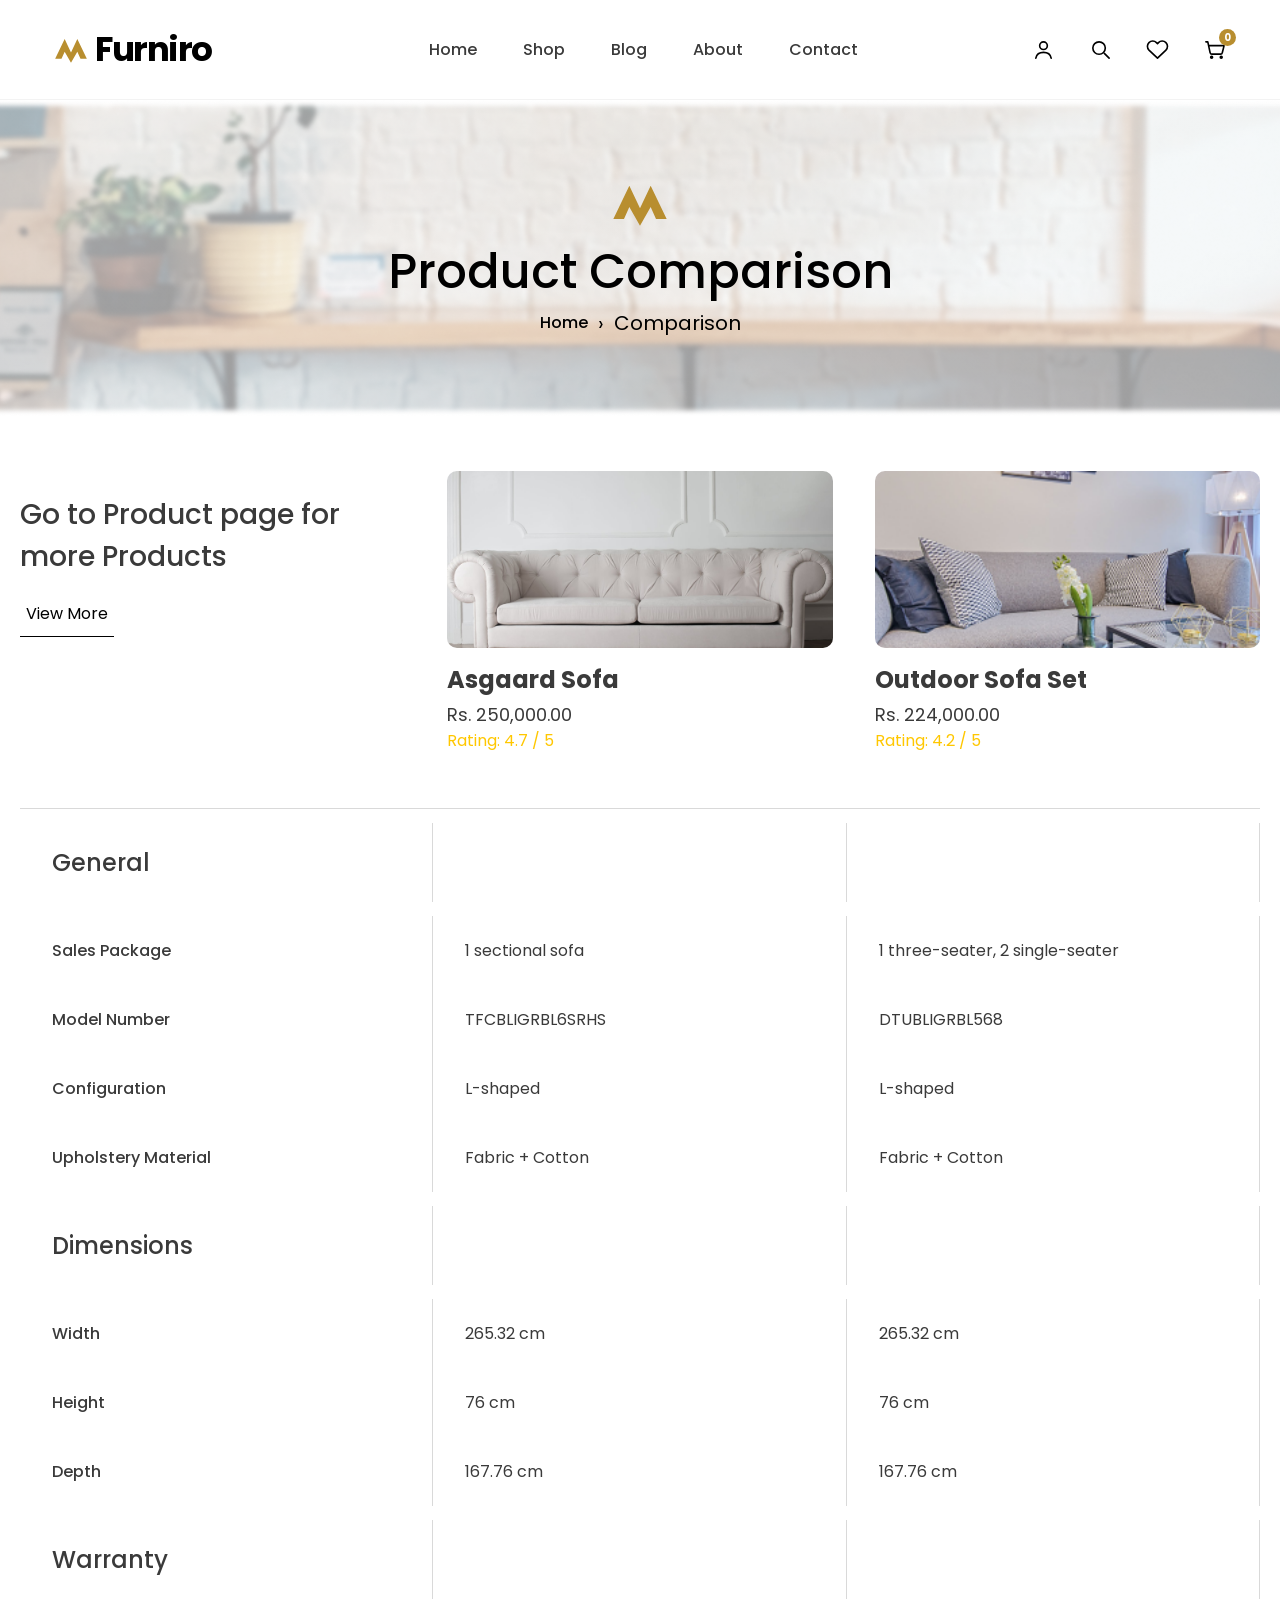
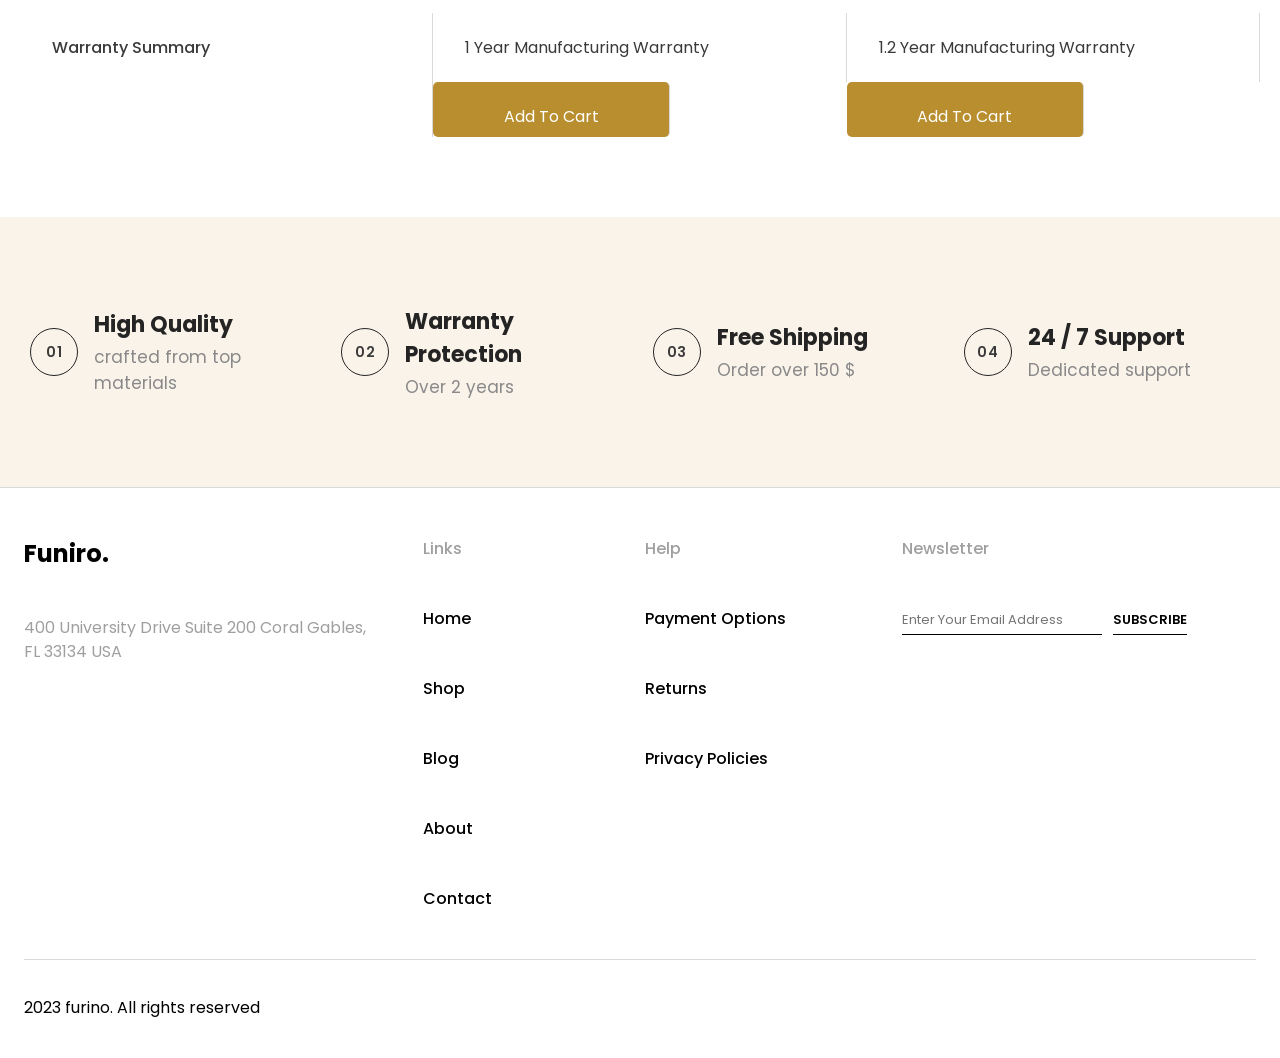
<file: comparison.html>
<!doctype html>
<html lang="en">
  <head>
    <meta charset="UTF-8" />
    <meta name="viewport" content="width=device-width,initial-scale=1" />
    <title>Product Comparison — Furniro</title>
    <link rel="stylesheet" href="styles.css" />
    <link rel="stylesheet" href="pages.css" />
    <script src="inner.js" defer></script>
  </head>
  <body class="inner-page">
    <div class="page-header"></div>
    <main>
      <section class="page-hero">
        <div>
          <svg class="brand-mark" viewBox="0 0 48 36">
            <path d="M4 30 16 5l8 17L32 5l12 25h-8l-4-9-8 14-8-14-4 9H4Z" />
          </svg>
          <h1>Product Comparison</h1>
          <div class="breadcrumbs">
            <a href="index.html">Home</a><span>›</span><span>Comparison</span>
          </div>
        </div>
      </section>
      <section class="page-container">
        <div class="compare-intro">
          <div>
            <h2>Go to Product page for more Products</h2>
            <a class="read-more" href="shop.html">View More</a>
          </div>
          <div class="compare-product">
            <img src="assets/product-3.png" alt="Asgaard sofa" />
            <h3>Asgaard Sofa</h3>
            <p>Rs. 250,000.00</p>
            <div class="rating" aria-label="Rating 4.7 out of 5">
              Rating: 4.7 / 5
            </div>
          </div>
          <div class="compare-product">
            <img src="assets/product-7.png" alt="Outdoor sofa set" />
            <h3>Outdoor Sofa Set</h3>
            <p>Rs. 224,000.00</p>
            <div class="rating" aria-label="Rating 4.2 out of 5">
              Rating: 4.2 / 5
            </div>
          </div>
        </div>
        <div class="compare-table">
          <div class="compare-row">
            <h3>General</h3>
            <h3></h3>
            <h3></h3>
          </div>
          <div class="compare-row">
            <span>Sales Package</span><span>1 sectional sofa</span
            ><span>1 three-seater, 2 single-seater</span>
          </div>
          <div class="compare-row">
            <span>Model Number</span><span>TFCBLIGRBL6SRHS</span
            ><span>DTUBLIGRBL568</span>
          </div>
          <div class="compare-row">
            <span>Configuration</span><span>L-shaped</span><span>L-shaped</span>
          </div>
          <div class="compare-row">
            <span>Upholstery Material</span><span>Fabric + Cotton</span
            ><span>Fabric + Cotton</span>
          </div>
          <div class="compare-row">
            <h3>Dimensions</h3>
            <h3></h3>
            <h3></h3>
          </div>
          <div class="compare-row">
            <span>Width</span><span>265.32 cm</span><span>265.32 cm</span>
          </div>
          <div class="compare-row">
            <span>Height</span><span>76 cm</span><span>76 cm</span>
          </div>
          <div class="compare-row">
            <span>Depth</span><span>167.76 cm</span><span>167.76 cm</span>
          </div>
          <div class="compare-row">
            <h3>Warranty</h3>
            <h3></h3>
            <h3></h3>
          </div>
          <div class="compare-row">
            <span>Warranty Summary</span
            ><span>1 Year Manufacturing Warranty</span
            ><span>1.2 Year Manufacturing Warranty</span>
          </div>
          <div class="compare-row">
            <span></span
            ><button class="submit-gold" data-add-cart>Add To Cart</button
            ><button class="submit-gold" data-add-cart>Add To Cart</button>
          </div>
        </div>
      </section>
    </main>
    <section class="features">
      <div class="feature">
        <span class="feature-icon" aria-hidden="true">01</span>
        <div>
          <h3>High Quality</h3>
          <p>crafted from top materials</p>
        </div>
      </div>
      <div class="feature">
        <span class="feature-icon" aria-hidden="true">02</span>
        <div>
          <h3>Warranty Protection</h3>
          <p>Over 2 years</p>
        </div>
      </div>
      <div class="feature">
        <span class="feature-icon" aria-hidden="true">03</span>
        <div>
          <h3>Free Shipping</h3>
          <p>Order over 150 $</p>
        </div>
      </div>
      <div class="feature">
        <span class="feature-icon" aria-hidden="true">04</span>
        <div>
          <h3>24 / 7 Support</h3>
          <p>Dedicated support</p>
        </div>
      </div>
    </section>
    <div class="page-footer"></div>
  </body>
</html>
</file>
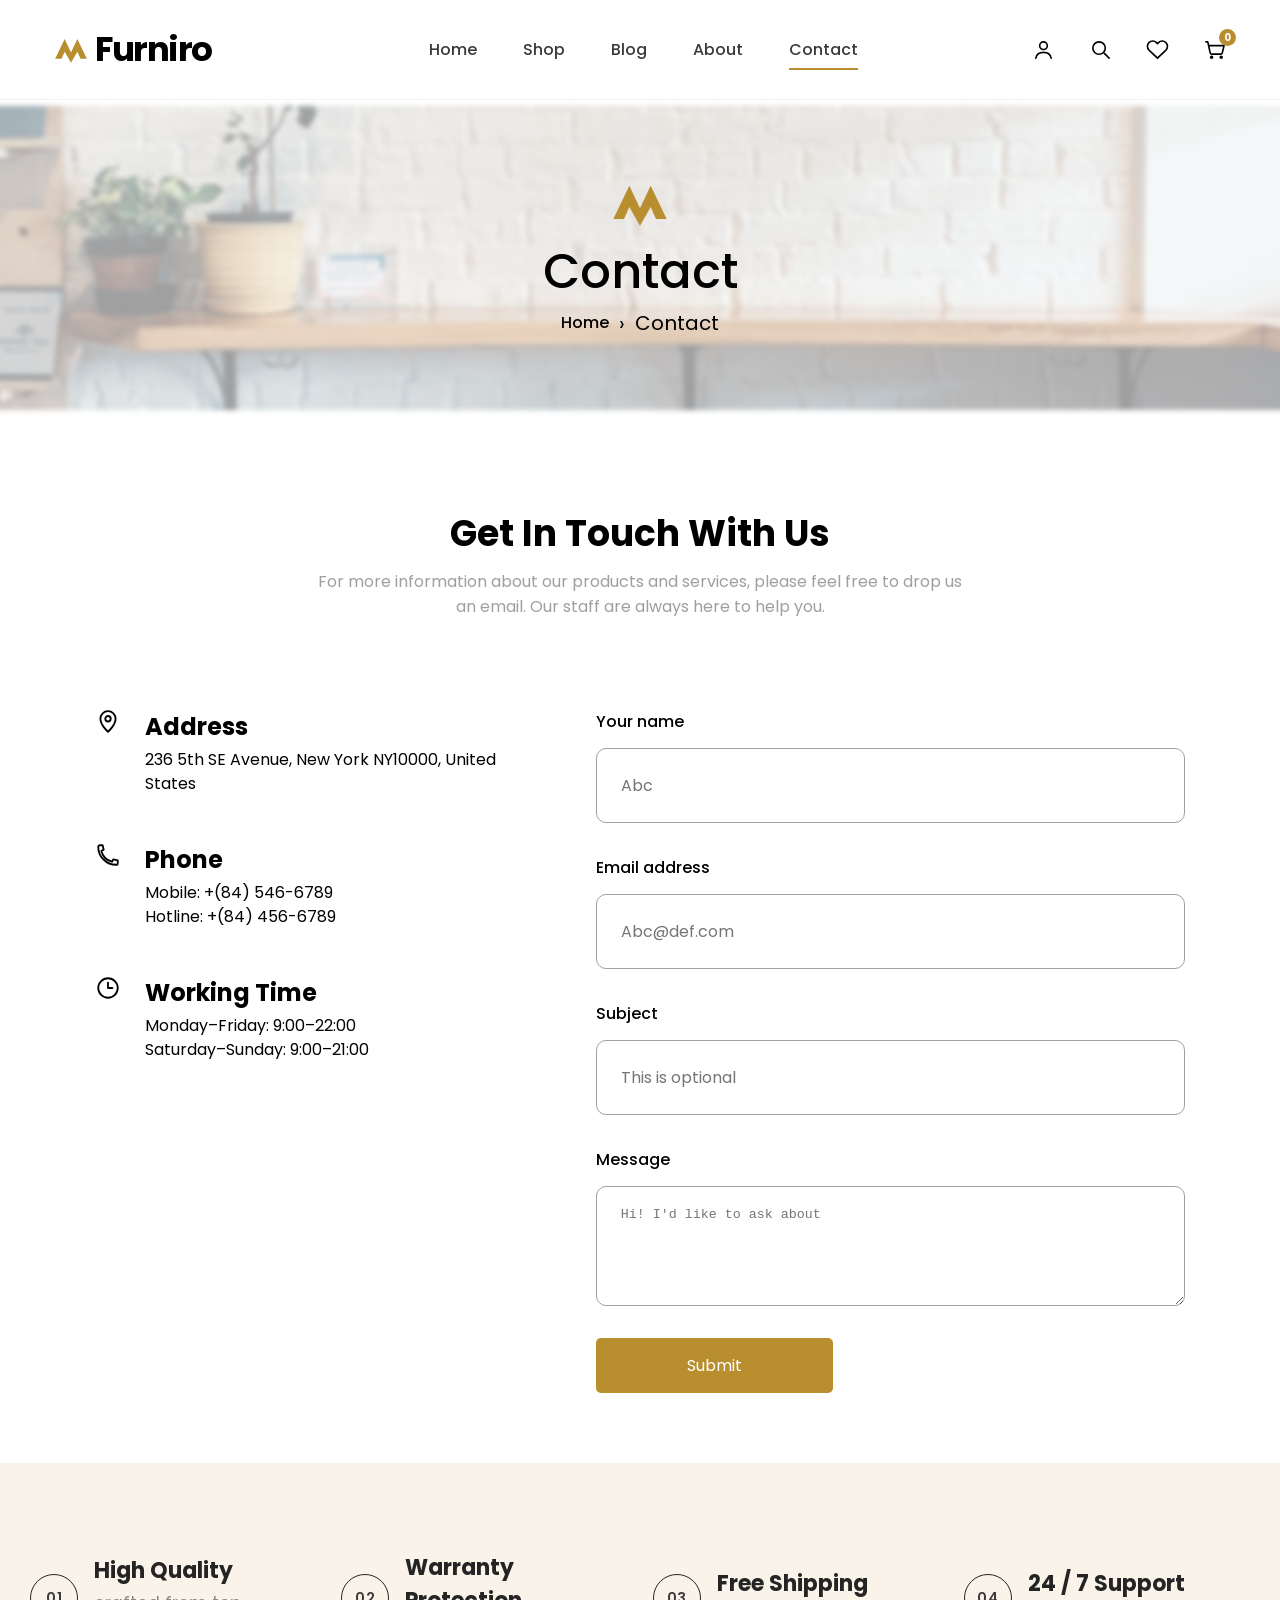
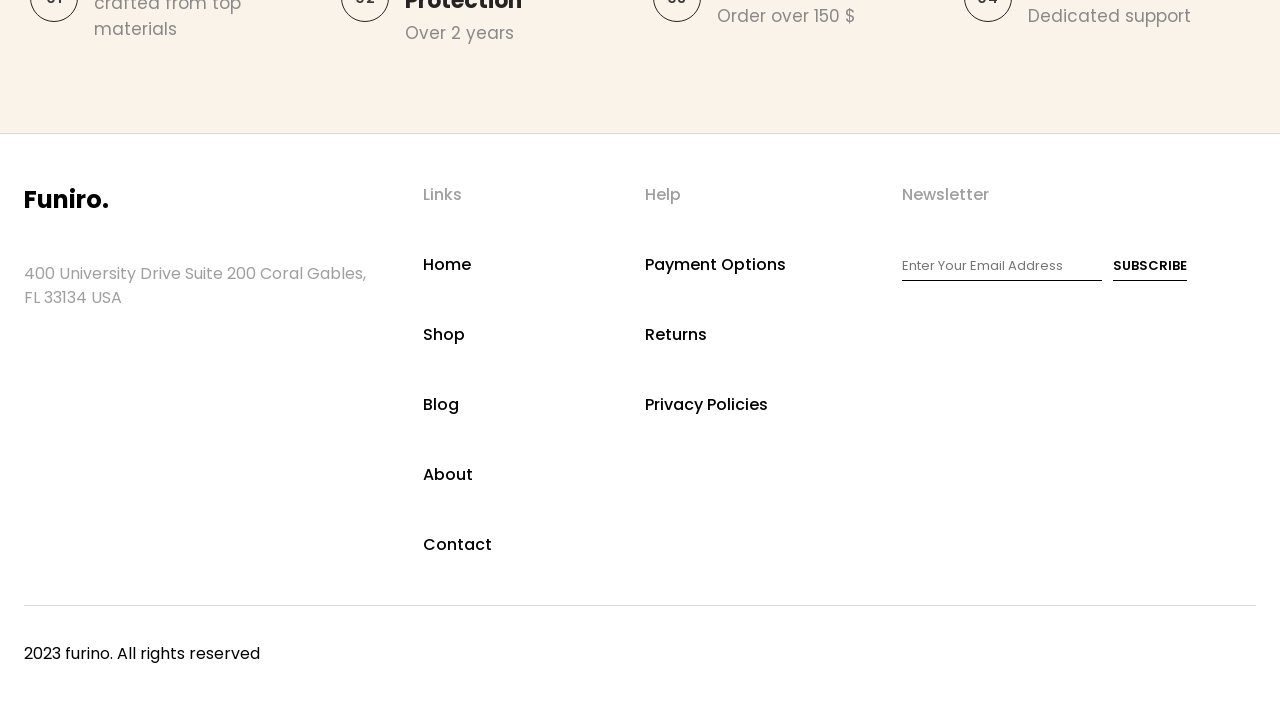
<file: contact.html>
<!doctype html>
<html lang="en">
  <head>
    <meta charset="UTF-8" />
    <meta name="viewport" content="width=device-width,initial-scale=1" />
    <title>Contact — Furniro</title>
    <link rel="stylesheet" href="styles.css" />
    <link rel="stylesheet" href="pages.css" />
    <script src="inner.js" defer></script>
  </head>
  <body class="inner-page">
    <div class="page-header"></div>
    <main>
      <section class="page-hero">
        <div>
          <svg class="brand-mark" viewBox="0 0 48 36">
            <path d="M4 30 16 5l8 17L32 5l12 25h-8l-4-9-8 14-8-14-4 9H4Z" />
          </svg>
          <h1>Contact</h1>
          <div class="breadcrumbs">
            <a href="index.html">Home</a><span>›</span><span>Contact</span>
          </div>
        </div>
      </section>
      <section class="page-container">
        <div class="contact-intro">
          <h2>Get In Touch With Us</h2>
          <p>
            For more information about our products and services, please feel
            free to drop us an email. Our staff are always here to help you.
          </p>
        </div>
        <div class="contact-grid">
          <div class="contact-info">
            <div class="contact-line">
              <svg class="contact-icon" viewBox="0 0 24 24" aria-hidden="true">
                <path d="M12 21s7-6.1 7-12A7 7 0 1 0 5 9c0 5.9 7 12 7 12Z" />
                <circle cx="12" cy="9" r="2.5" />
              </svg>
              <div>
                <h3>Address</h3>
                <p>236 5th SE Avenue, New York NY10000, United States</p>
              </div>
            </div>
            <div class="contact-line">
              <svg class="contact-icon" viewBox="0 0 24 24" aria-hidden="true">
                <path
                  d="M7 3H4.5A1.5 1.5 0 0 0 3 4.5C3 13.6 10.4 21 19.5 21a1.5 1.5 0 0 0 1.5-1.5V17l-4-1-1.3 2.2a14 14 0 0 1-9.9-9.9L8 7 7 3Z"
                />
              </svg>
              <div>
                <h3>Phone</h3>
                <p>Mobile: +(84) 546-6789<br />Hotline: +(84) 456-6789</p>
              </div>
            </div>
            <div class="contact-line">
              <svg class="contact-icon" viewBox="0 0 24 24" aria-hidden="true">
                <circle cx="12" cy="12" r="9" />
                <path d="M12 7v5h4" />
              </svg>
              <div>
                <h3>Working Time</h3>
                <p>
                  Monday–Friday: 9:00–22:00<br />Saturday–Sunday: 9:00–21:00
                </p>
              </div>
            </div>
          </div>
          <form class="contact-form">
            <div class="field">
              <label>Your name</label><input placeholder="Abc" required />
            </div>
            <div class="field">
              <label>Email address</label
              ><input type="email" placeholder="Abc@def.com" required />
            </div>
            <div class="field">
              <label>Subject</label><input placeholder="This is optional" />
            </div>
            <div class="field">
              <label>Message</label
              ><textarea placeholder="Hi! I'd like to ask about"></textarea>
            </div>
            <button class="submit-gold">Submit</button>
          </form>
        </div>
      </section>
    </main>
    <section class="features">
      <div class="feature">
        <span class="feature-icon" aria-hidden="true">01</span>
        <div>
          <h3>High Quality</h3>
          <p>crafted from top materials</p>
        </div>
      </div>
      <div class="feature">
        <span class="feature-icon" aria-hidden="true">02</span>
        <div>
          <h3>Warranty Protection</h3>
          <p>Over 2 years</p>
        </div>
      </div>
      <div class="feature">
        <span class="feature-icon" aria-hidden="true">03</span>
        <div>
          <h3>Free Shipping</h3>
          <p>Order over 150 $</p>
        </div>
      </div>
      <div class="feature">
        <span class="feature-icon" aria-hidden="true">04</span>
        <div>
          <h3>24 / 7 Support</h3>
          <p>Dedicated support</p>
        </div>
      </div>
    </section>
    <div class="page-footer"></div>
    <script>
      document.addEventListener("DOMContentLoaded", () =>
        document
          .querySelector(".contact-form")
          .addEventListener("submit", (e) => {
            e.preventDefault();
            showToast("Your message has been sent");
            e.target.reset();
          }),
      );
    </script>
  </body>
</html>
</file>
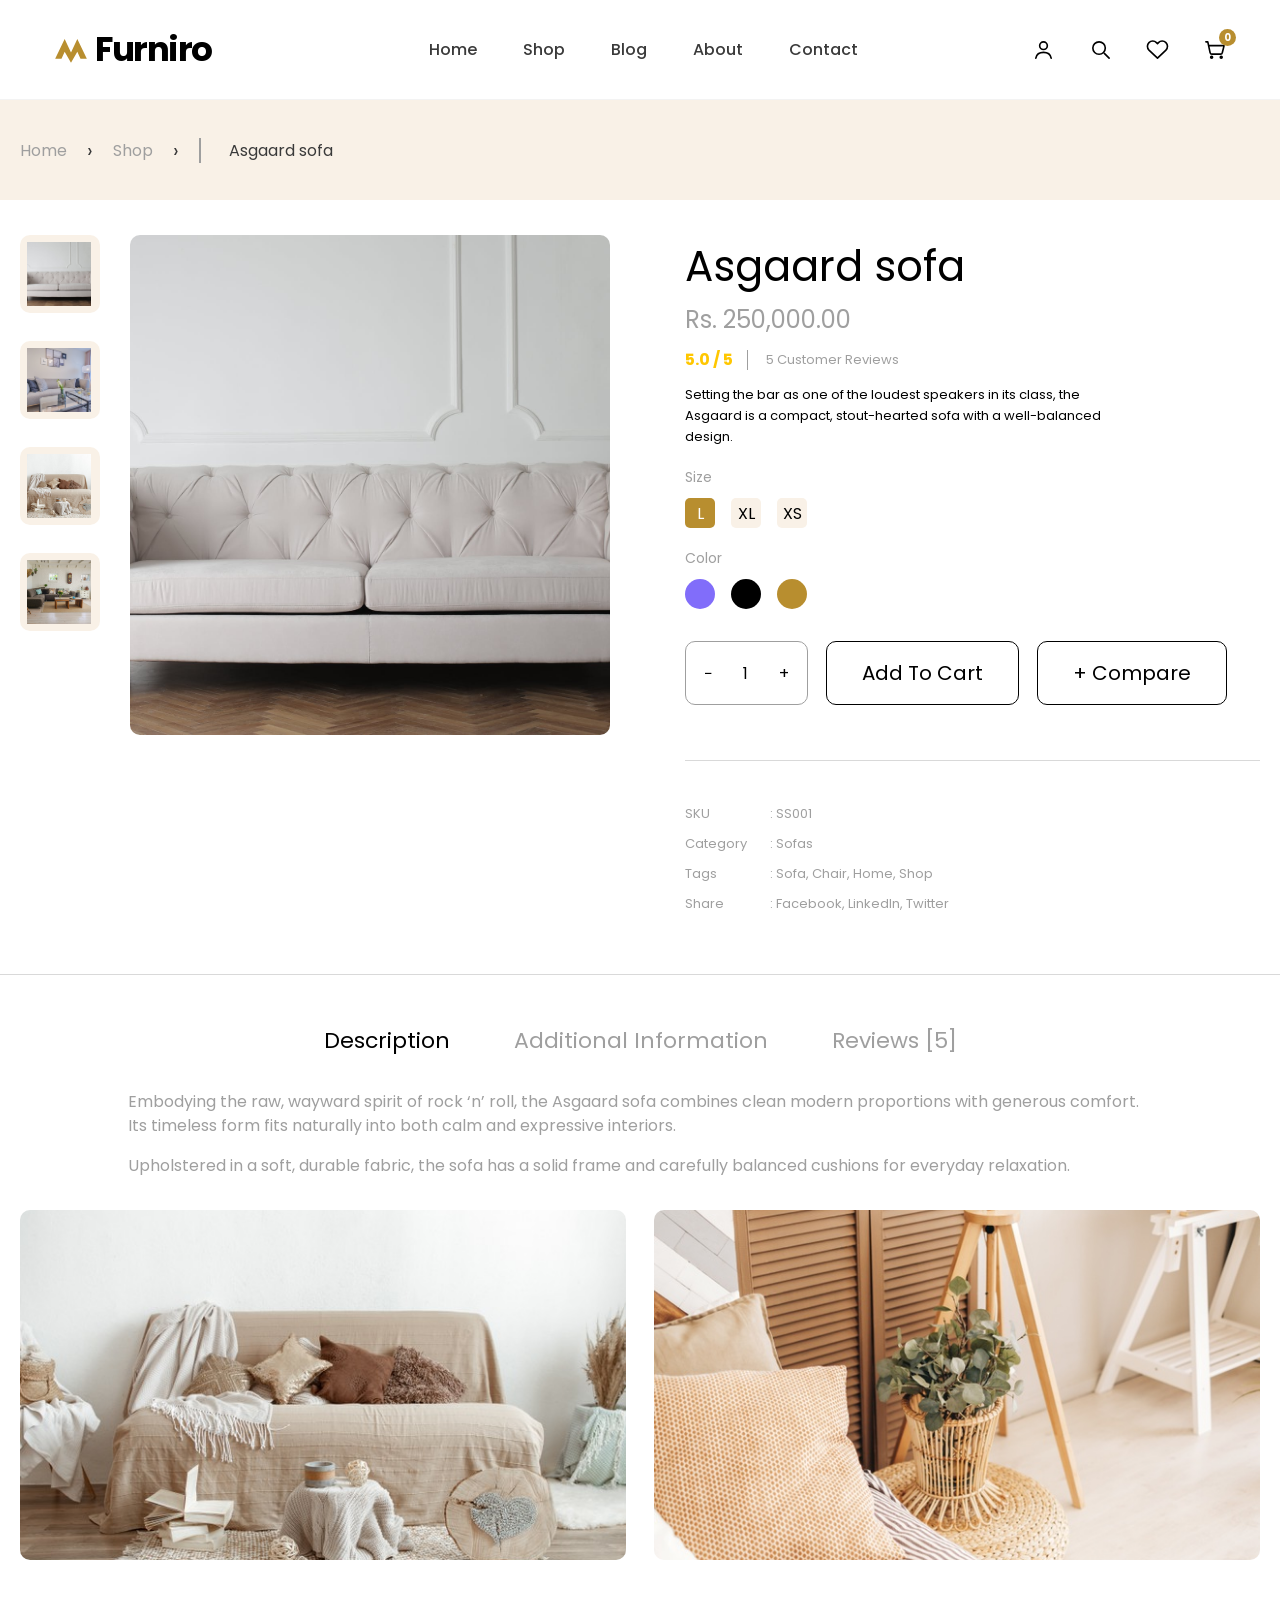
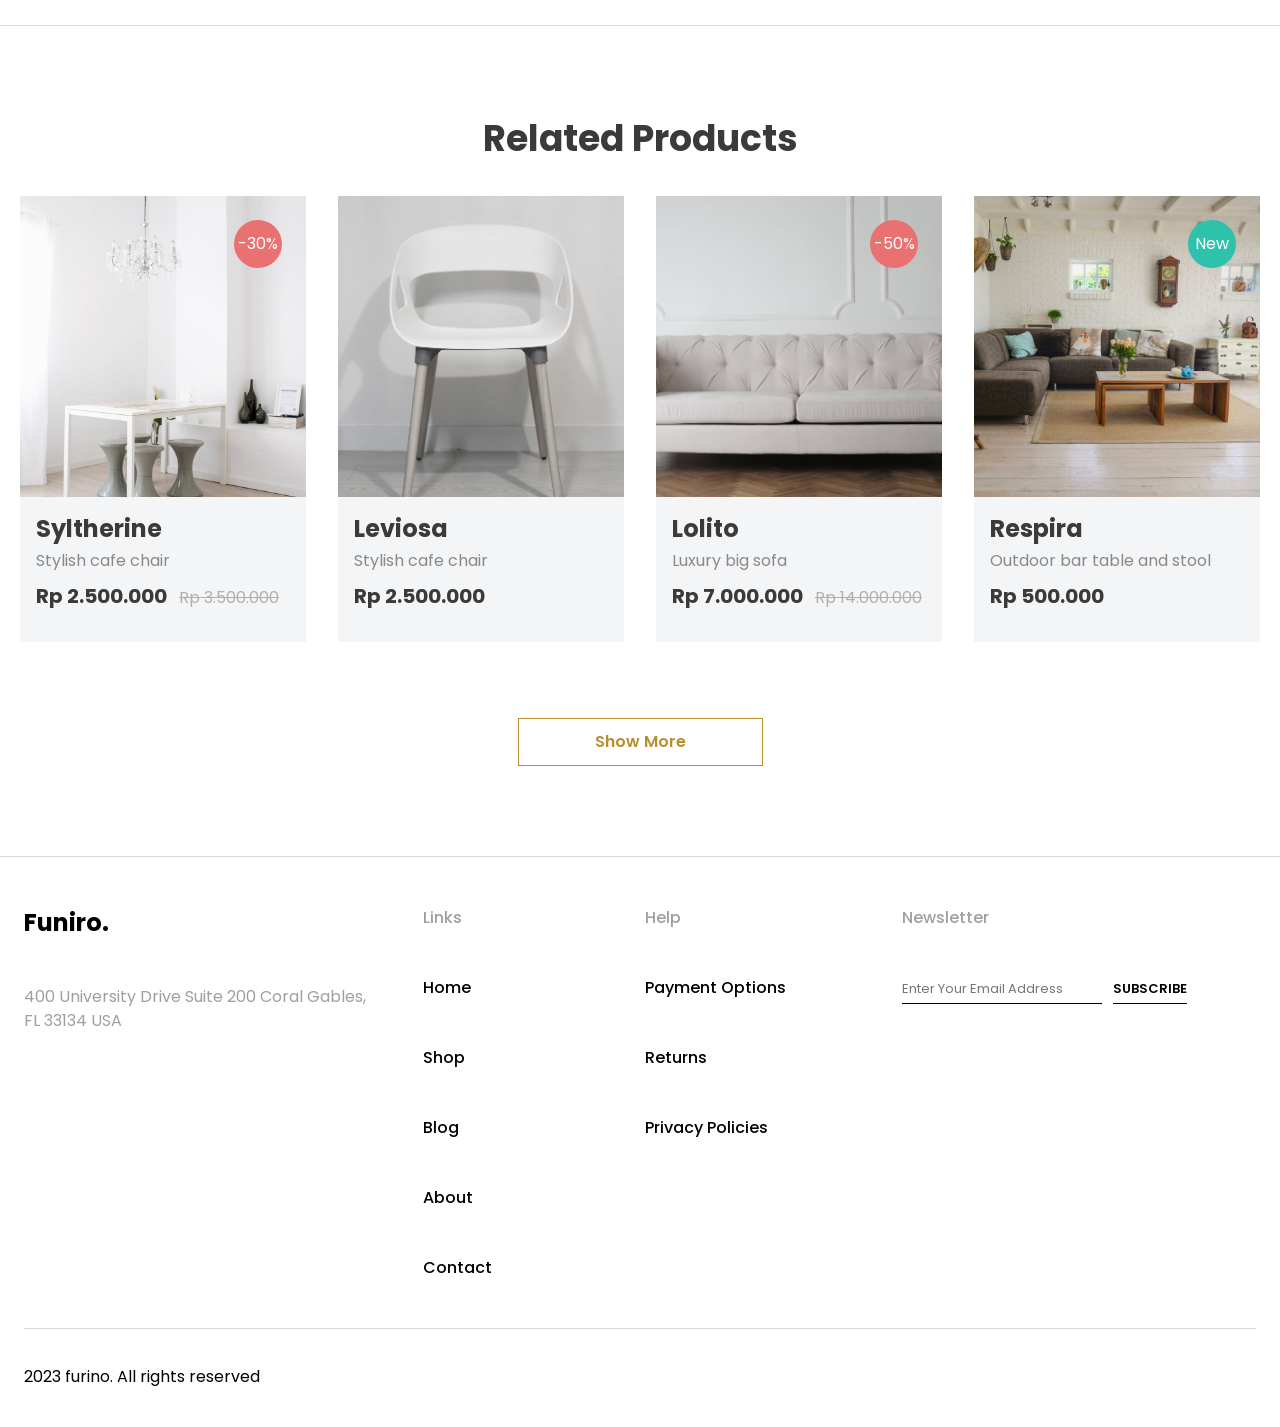
<file: product.html>
<!doctype html>
<html lang="en">
  <head>
    <meta charset="UTF-8" />
    <meta name="viewport" content="width=device-width,initial-scale=1" />
    <title>Asgaard Sofa — Furniro</title>
    <link rel="stylesheet" href="styles.css" />
    <link rel="stylesheet" href="pages.css" />
    <script src="inner.js" defer></script>
  </head>
  <body class="inner-page">
    <div class="page-header"></div>
    <main>
      <div class="detail-breadcrumb">
        <div class="page-container">
          <a href="index.html">Home</a><span>›</span><a href="shop.html">Shop</a
          ><span>›</span><strong>Asgaard sofa</strong>
        </div>
      </div>
      <section class="product-detail page-container">
        <div class="thumbs">
          <button>
            <img src="assets/product-3.png" alt="Sofa thumbnail" /></button
          ><button><img src="assets/product-7.png" alt="Sofa side" /></button
          ><button>
            <img src="assets/range-living.png" alt="Sofa in room" /></button
          ><button><img src="assets/product-4.png" alt="Sofa detail" /></button>
        </div>
        <div class="main-product-image">
          <img src="assets/product-3.png" alt="Asgaard sofa" />
        </div>
        <div class="product-summary">
          <h1>Asgaard sofa</h1>
          <p class="detail-price">Rs. 250,000.00</p>
          <div class="rating">
            <strong aria-label="Rating 5 out of 5">5.0 / 5</strong>
            <span>5 Customer Reviews</span>
          </div>
          <p class="detail-desc">
            Setting the bar as one of the loudest speakers in its class, the
            Asgaard is a compact, stout-hearted sofa with a well-balanced
            design.
          </p>
          <p class="option-label">Size</p>
          <div class="size-options">
            <button class="active">L</button><button>XL</button
            ><button>XS</button>
          </div>
          <p class="option-label">Color</p>
          <div class="color-options">
            <button aria-label="Purple"></button
            ><button aria-label="Black"></button
            ><button aria-label="Gold"></button>
          </div>
          <div class="purchase-row">
            <div class="quantity">
              <button class="qty-minus">−</button><span>1</span
              ><button class="qty-plus">+</button>
            </div>
            <button class="detail-action" data-add-cart>Add To Cart</button
            ><button
              class="detail-action"
              onclick="location.href='comparison.html'"
            >
              + Compare
            </button>
          </div>
          <div class="product-meta">
            <div><span>SKU</span>: SS001</div>
            <div><span>Category</span>: Sofas</div>
            <div><span>Tags</span>: Sofa, Chair, Home, Shop</div>
            <div><span>Share</span>: Facebook, LinkedIn, Twitter</div>
          </div>
        </div>
      </section>
      <section class="detail-tabs">
        <div class="page-container">
          <div class="tab-buttons">
            <button class="active">Description</button
            ><button>Additional Information</button><button>Reviews [5]</button>
          </div>
          <div class="tab-copy">
            <p>
              Embodying the raw, wayward spirit of rock ‘n’ roll, the Asgaard
              sofa combines clean modern proportions with generous comfort. Its
              timeless form fits naturally into both calm and expressive
              interiors.
            </p>
            <p>
              Upholstered in a soft, durable fabric, the sofa has a solid frame
              and carefully balanced cushions for everyday relaxation.
            </p>
          </div>
          <div class="detail-gallery">
            <img src="assets/range-living.png" alt="Asgaard sofa room" /><img
              src="assets/range-bedroom.png"
              alt="Asgaard sofa detail"
            />
          </div>
        </div>
      </section>
      <section class="related page-container">
        <h2>Related Products</h2>
        <div class="product-grid" data-product-grid="4"></div>
        <a
          class="outline-button"
          href="shop.html"
          style="display: inline-grid; place-items: center"
          >Show More</a
        >
      </section>
    </main>
    <div class="page-footer"></div>
    <script>
      document.addEventListener("DOMContentLoaded", () => {
        let n = 1,
          s = document.querySelector(".quantity span");
        document.querySelector(".qty-plus").onclick = () =>
          (s.textContent = ++n);
        document.querySelector(".qty-minus").onclick = () =>
          (s.textContent = Math.max(1, --n));
      });
    </script>
  </body>
</html>
</file>
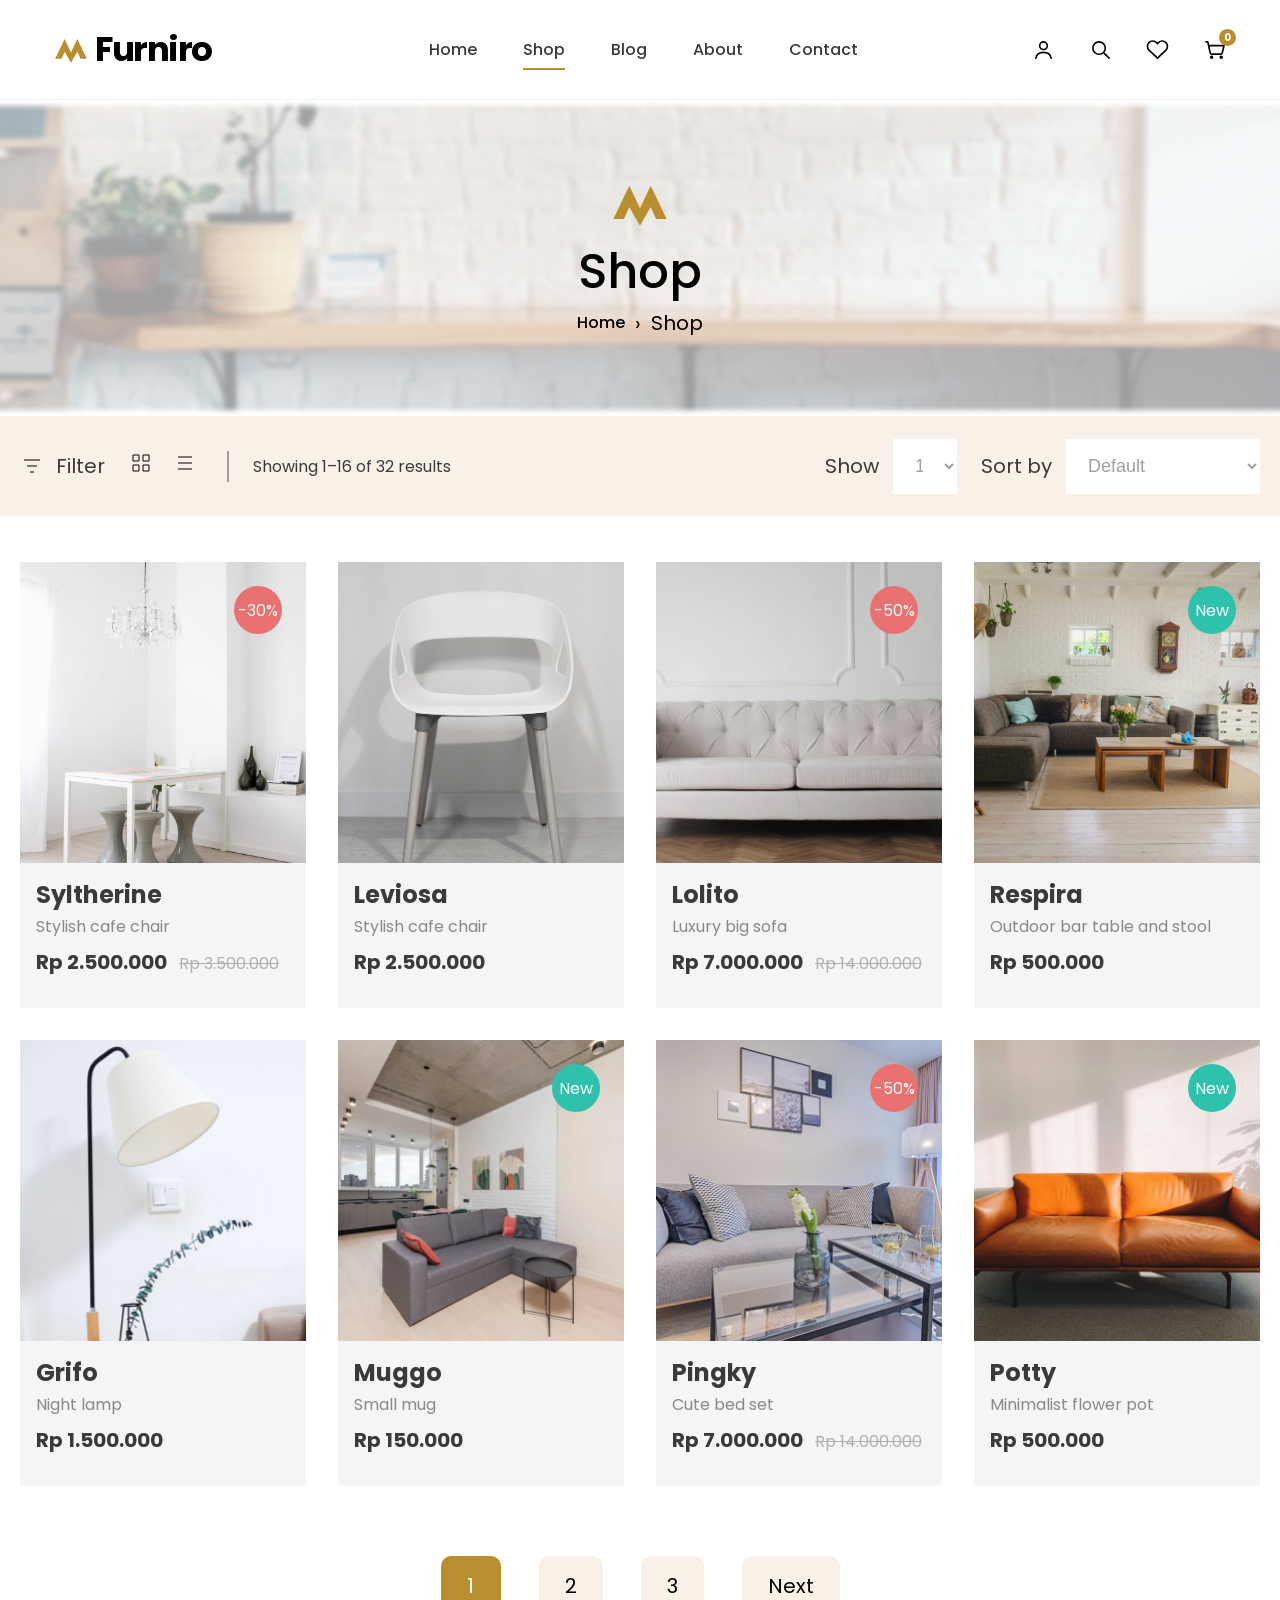
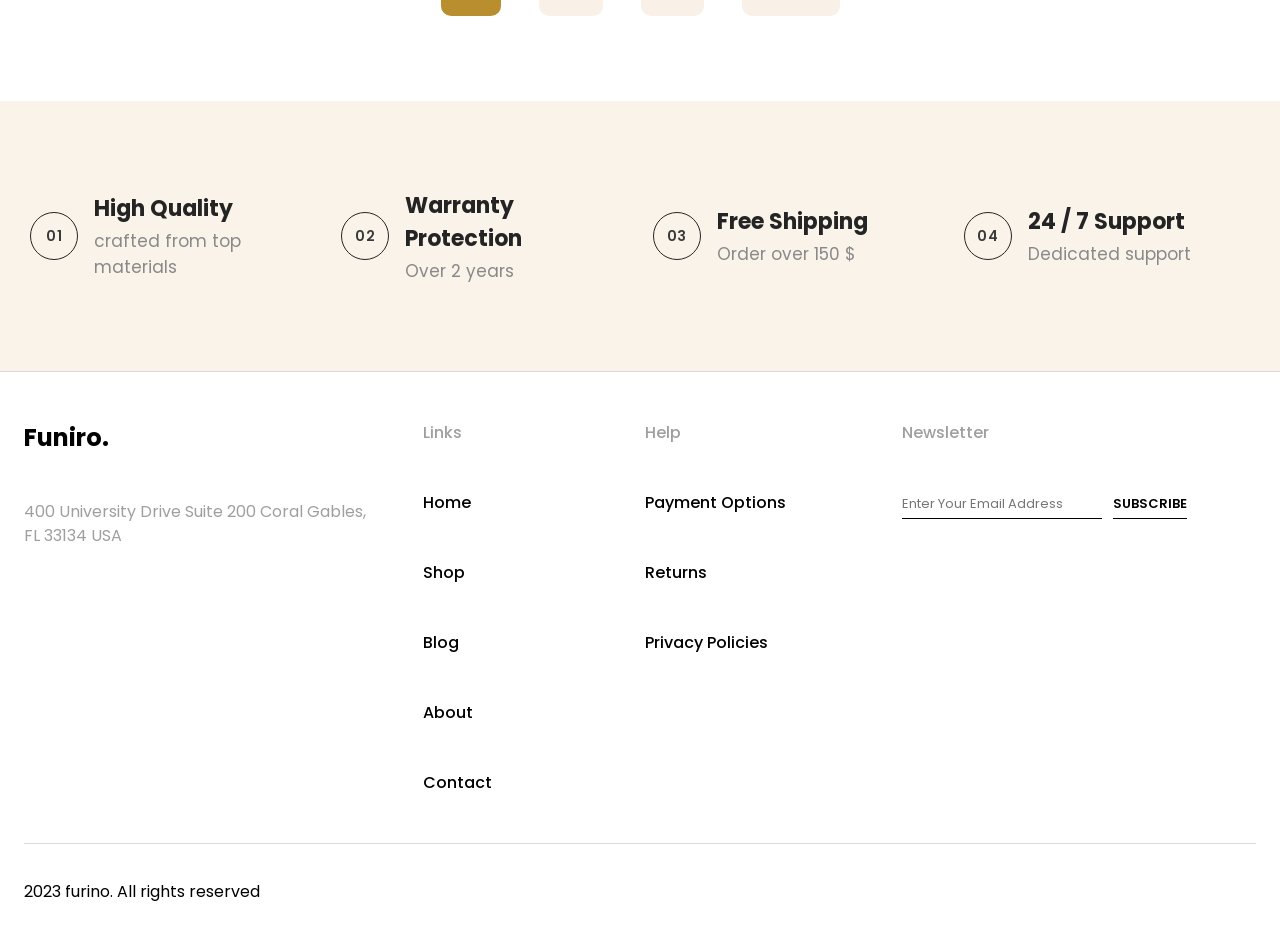
<file: shop.html>
<!doctype html>
<html lang="en">
  <head>
    <meta charset="UTF-8" />
    <meta name="viewport" content="width=device-width,initial-scale=1" />
    <title>Shop — Furniro</title>
    <link rel="stylesheet" href="styles.css" />
    <link rel="stylesheet" href="pages.css" />
    <script src="inner.js" defer></script>
  </head>
  <body class="inner-page">
    <div class="page-header"></div>
    <main>
      <section class="page-hero">
        <div>
          <svg class="brand-mark" viewBox="0 0 48 36">
            <path d="M4 30 16 5l8 17L32 5l12 25h-8l-4-9-8 14-8-14-4 9H4Z" />
          </svg>
          <h1>Shop</h1>
          <div class="breadcrumbs">
            <a href="index.html">Home</a><span>›</span><span>Shop</span>
          </div>
        </div>
      </section>
      <div class="shop-toolbar">
        <div class="toolbar-inner">
          <div class="filter-label">
            <svg viewBox="0 0 24 24"><path d="M4 6h16M7 12h10M10 18h4" /></svg
            >Filter
          </div>
          <div class="view-toggle">
            <button aria-label="Grid view">
              <svg viewBox="0 0 24 24">
                <path d="M4 4h6v6H4zM14 4h6v6h-6zM4 14h6v6H4zM14 14h6v6h-6z" />
              </svg></button
            ><button aria-label="List view">
              <svg viewBox="0 0 24 24">
                <path d="M5 6h14M5 12h14M5 18h14" />
              </svg>
            </button>
          </div>
          <span class="results-count">Showing 1–16 of 32 results</span
          ><label class="toolbar-control"
            >Show<select class="show-select">
              <option>16</option>
              <option>8</option>
            </select></label
          ><label class="toolbar-control"
            >Sort by<select>
              <option>Default</option>
              <option>Price: low to high</option>
              <option>Newest</option>
            </select></label
          >
        </div>
      </div>
      <section class="shop-products page-container">
        <div class="product-grid" data-product-grid="8"></div>
        <div class="pagination">
          <button class="active">1</button><button>2</button><button>3</button
          ><button>Next</button>
        </div>
      </section>
    </main>
    <section class="features">
      <div class="feature">
        <span class="feature-icon" aria-hidden="true">01</span>
        <div>
          <h3>High Quality</h3>
          <p>crafted from top materials</p>
        </div>
      </div>
      <div class="feature">
        <span class="feature-icon" aria-hidden="true">02</span>
        <div>
          <h3>Warranty Protection</h3>
          <p>Over 2 years</p>
        </div>
      </div>
      <div class="feature">
        <span class="feature-icon" aria-hidden="true">03</span>
        <div>
          <h3>Free Shipping</h3>
          <p>Order over 150 $</p>
        </div>
      </div>
      <div class="feature">
        <span class="feature-icon" aria-hidden="true">04</span>
        <div>
          <h3>24 / 7 Support</h3>
          <p>Dedicated support</p>
        </div>
      </div>
    </section>
    <div class="page-footer"></div>
  </body>
</html>
</file>
<file: styles.css>
@font-face {
  font-family: Poppins;
  src: url("assets/poppins-400.ttf") format("truetype");
  font-weight: 400;
  font-display: swap;
}
@font-face {
  font-family: Poppins;
  src: url("assets/poppins-500.ttf") format("truetype");
  font-weight: 500;
  font-display: swap;
}
@font-face {
  font-family: Poppins;
  src: url("assets/poppins-600.ttf") format("truetype");
  font-weight: 600;
  font-display: swap;
}
@font-face {
  font-family: Poppins;
  src: url("assets/poppins-700.ttf") format("truetype");
  font-weight: 700;
  font-display: swap;
}

:root {
  --gold: #b88e2f;
  --ink: #3a3a3a;
  --muted: #898989;
  --cream: #fff3e3;
  --paper: #fcf8f3;
  --card: #f4f5f7;
  --white: #fff;
  --max: 1240px;
}
* {
  box-sizing: border-box;
}
html {
  scroll-behavior: smooth;
}
body {
  margin: 0;
  color: var(--ink);
  font-family: Poppins, Arial, sans-serif;
  background: #fff;
}
button,
input {
  font: inherit;
}
button,
a {
  -webkit-tap-highlight-color: transparent;
}
a {
  color: inherit;
  text-decoration: none;
}
img {
  display: block;
  max-width: 100%;
}
.sr-only {
  position: absolute;
  width: 1px;
  height: 1px;
  padding: 0;
  margin: -1px;
  overflow: hidden;
  clip: rect(0, 0, 0, 0);
  white-space: nowrap;
  border: 0;
}
.site-header {
  height: 100px;
  display: flex;
  align-items: center;
  justify-content: space-between;
  padding: 0 clamp(24px, 4.1vw, 60px);
  background: #fff;
  position: relative;
  z-index: 20;
}
.brand {
  display: flex;
  align-items: center;
  gap: 5px;
  color: #000;
  font-size: 34px;
  font-weight: 700;
  letter-spacing: -1.5px;
}
.brand-mark {
  width: 38px;
  fill: #b88e2f;
}
.main-nav {
  display: flex;
  align-items: center;
  gap: clamp(26px, 3.6vw, 58px);
  font-size: 16px;
  font-weight: 500;
  margin-left: 45px;
}
.main-nav a {
  position: relative;
  padding: 10px 0;
}
.main-nav a:after {
  content: "";
  position: absolute;
  left: 0;
  right: 100%;
  bottom: 2px;
  height: 2px;
  background: var(--gold);
  transition: 0.25s;
}
.main-nav a:hover:after {
  right: 0;
}
.header-actions {
  display: flex;
  gap: 30px;
  align-items: center;
}
.header-actions button {
  width: 27px;
  height: 27px;
  padding: 2px;
  border: 0;
  background: none;
  position: relative;
  cursor: pointer;
}
.header-actions svg {
  width: 100%;
  height: 100%;
  fill: none;
  stroke: #000;
  stroke-width: 1.7;
  stroke-linecap: round;
  stroke-linejoin: round;
}
.cart-count {
  position: absolute;
  right: -8px;
  top: -7px;
  display: grid;
  place-items: center;
  width: 17px;
  height: 17px;
  border-radius: 50%;
  font-size: 10px;
  background: var(--gold);
  color: #fff;
  font-weight: 700;
}
.menu-toggle {
  display: none;
  border: 0;
  background: none;
  width: 34px;
  padding: 4px;
  cursor: pointer;
}
.menu-toggle span {
  height: 2px;
  background: #111;
  display: block;
  margin: 6px 0;
  transition: 0.25s;
}
.hero {
  height: min(50.1vw, 720px);
  min-height: 590px;
  background: url("assets/hero.jpg") center 55% / cover no-repeat;
  display: flex;
  justify-content: flex-end;
  align-items: center;
  padding: 0 clamp(30px, 6vw, 86px);
}
.hero-card {
  width: min(643px, 49vw);
  background: var(--cream);
  padding: 58px 42px 37px;
  margin-top: 8px;
}
.eyebrow {
  font-weight: 600;
  letter-spacing: 3px;
  margin: 0 0 3px;
  font-size: 16px;
  color: #333;
}
.hero h1 {
  font-size: clamp(40px, 3.6vw, 52px);
  line-height: 1.25;
  color: var(--gold);
  margin: 0 0 16px;
  font-weight: 700;
}
.hero-copy {
  font-size: 18px;
  line-height: 1.35;
  font-weight: 500;
  max-width: 550px;
  margin: 0 0 46px;
}
.primary-button {
  display: inline-flex;
  align-items: center;
  justify-content: center;
  height: 74px;
  min-width: 222px;
  padding: 0 34px;
  background: var(--gold);
  color: #fff;
  text-transform: uppercase;
  font-weight: 700;
  font-size: 16px;
  border: 0;
  cursor: pointer;
  transition: 0.2s;
}
.primary-button:hover {
  background: #967222;
  transform: translateY(-2px);
}
.section {
  width: min(var(--max), calc(100% - 40px));
  margin: 0 auto;
}
.section-heading {
  text-align: center;
  padding: 55px 0 62px;
}
.section h2,
.inspiration h2,
.setup h2 {
  font-size: 32px;
  line-height: 1.25;
  margin: 0;
  font-weight: 700;
  color: #333;
}
.section-heading p {
  font-size: 20px;
  color: #666;
  margin: 4px 0 0;
}
.range-grid {
  display: grid;
  grid-template-columns: repeat(3, 1fr);
  gap: 20px;
}
.range-card {
  text-align: center;
  font-size: 24px;
  font-weight: 600;
  overflow: hidden;
}
.range-card img {
  height: 480px;
  width: 100%;
  object-fit: cover;
  border-radius: 10px;
  transition: 0.4s;
}
.range-card:hover img {
  transform: scale(1.025);
}
.range-card h3 {
  font-size: 24px;
  margin: 25px 0 0;
}
.products {
  text-align: center;
  padding-top: 55px;
  padding-bottom: 69px;
}
.products > h2 {
  font-size: 40px;
  margin-bottom: 32px;
}
.product-grid {
  display: grid;
  grid-template-columns: repeat(4, 1fr);
  gap: 32px;
  text-align: left;
}
.product-card {
  position: relative;
  background: var(--card);
  min-width: 0;
  overflow: hidden;
}
.product-image {
  height: 301px;
  position: relative;
  overflow: hidden;
  background: #e9e9e9;
}
.product-image img {
  width: 100%;
  height: 100%;
  object-fit: cover;
}
.badge {
  position: absolute;
  right: 24px;
  top: 24px;
  display: grid;
  place-items: center;
  width: 48px;
  height: 48px;
  border-radius: 50%;
  color: #fff;
  font-size: 16px;
}
.badge.sale {
  background: #e97171;
}
.badge.new {
  background: #2ec1ac;
}
.product-info {
  height: 145px;
  padding: 16px;
}
.product-info h3 {
  font-size: 24px;
  margin: 0 0 4px;
  line-height: 1.3;
}
.product-info p {
  font-size: 16px;
  color: var(--muted);
  margin: 0 0 8px;
}
.product-info strong {
  font-size: 20px;
  margin-right: 12px;
}
.product-info del {
  font-size: 16px;
  color: #b0b0b0;
}
.product-overlay {
  position: absolute;
  inset: 0;
  display: flex;
  flex-direction: column;
  justify-content: center;
  align-items: center;
  gap: 20px;
  background: rgba(58, 58, 58, 0.72);
  opacity: 0;
  transition: 0.25s;
}
.product-card:hover .product-overlay,
.product-card:focus-within .product-overlay {
  opacity: 1;
}
.product-overlay > .add-cart {
  border: 0;
  background: #fff;
  color: var(--gold);
  font-weight: 600;
  width: 202px;
  height: 48px;
  cursor: pointer;
}
.product-overlay > div {
  display: flex;
  gap: 20px;
}
.product-overlay div button {
  border: 0;
  background: none;
  color: #fff;
  font-weight: 600;
  cursor: pointer;
  font-size: 16px;
  padding: 2px;
}
.product-overlay .like.active {
  color: #ff8c8c;
}
.outline-button {
  margin-top: 32px;
  width: 245px;
  height: 48px;
  border: 1px solid var(--gold);
  background: #fff;
  color: var(--gold);
  font-weight: 600;
  cursor: pointer;
  transition: 0.2s;
}
.outline-button:hover {
  color: #fff;
  background: var(--gold);
}
.extra-product {
  display: none;
}
.products.expanded .extra-product {
  display: block;
}
.inspiration {
  min-height: 670px;
  background: var(--paper);
  display: grid;
  grid-template-columns: minmax(350px, 42%) 1fr;
  align-items: center;
  gap: 42px;
  padding: 44px max(20px, calc((100% - 1240px) / 2));
}
.inspiration-copy {
  padding-left: 5px;
}
.inspiration-copy h2 {
  font-size: 40px;
  line-height: 1.2;
  color: #3a3a3a;
  margin-bottom: 7px;
}
.inspiration-copy p {
  max-width: 390px;
  line-height: 1.5;
  color: #616161;
  font-weight: 500;
  margin: 0 0 25px;
}
.primary-button.small {
  height: 48px;
  min-width: 176px;
  font-size: 14px;
}
.room-slider {
  height: 582px;
  display: grid;
  grid-template-columns: minmax(340px, 404px) minmax(220px, 372px);
  gap: 24px;
  position: relative;
  overflow: hidden;
}
.room-main {
  height: 582px;
  position: relative;
}
.room-main > img {
  height: 100%;
  width: 100%;
  object-fit: cover;
}
.room-label {
  position: absolute;
  left: 24px;
  bottom: 24px;
  background: rgba(255, 255, 255, 0.85);
  backdrop-filter: blur(4px);
  padding: 30px 32px;
  width: 217px;
}
.room-label span {
  font-size: 15px;
  color: #616161;
}
.room-label strong {
  display: block;
  font-size: 27px;
  margin-top: 7px;
}
.room-main > button {
  position: absolute;
  left: 241px;
  bottom: 24px;
  width: 48px;
  height: 48px;
  background: var(--gold);
  color: #fff;
  border: 0;
  font-size: 24px;
  cursor: pointer;
}
.room-side {
  width: 100%;
  height: 486px;
  object-fit: cover;
}
.slider-dots {
  position: absolute;
  left: 428px;
  bottom: 37px;
  display: flex;
  gap: 20px;
}
.slider-dots button {
  width: 11px;
  height: 11px;
  border: 0;
  padding: 0;
  border-radius: 50%;
  background: #d8d8d8;
  cursor: pointer;
  position: relative;
}
.slider-dots button.active {
  background: var(--gold);
}
.slider-dots button.active:after {
  content: "";
  position: absolute;
  inset: -8px;
  border: 1px solid var(--gold);
  border-radius: 50%;
}
.setup {
  text-align: center;
  padding: 66px 0 50px;
  overflow: hidden;
}
.setup > p {
  font-size: 20px;
  font-weight: 600;
  color: #616161;
  margin: 0 0 4px;
}
.setup h2 {
  font-size: 40px;
  margin-bottom: -4px;
}
.setup img {
  width: 100%;
  min-width: 900px;
  max-height: 721px;
  object-fit: cover;
  margin: 0 auto;
}
footer {
  border-top: 1px solid #d9d9d9;
  padding: 48px max(24px, calc((100% - 1240px) / 2)) 38px;
}
.footer-grid {
  display: grid;
  grid-template-columns: 2fr 1fr 1.2fr 2fr;
  gap: 45px;
  padding-bottom: 48px;
}
.footer-brand h2 {
  font-size: 24px;
  color: #000;
  margin: 0 0 45px;
}
.footer-brand p {
  color: #9f9f9f;
  font-size: 16px;
  line-height: 1.5;
}
.footer-grid > div:not(.footer-brand) {
  display: flex;
  flex-direction: column;
  gap: 45px;
}
.footer-grid h3 {
  color: #9f9f9f;
  font-size: 16px;
  font-weight: 500;
  margin: 0;
}
.footer-grid a {
  font-weight: 500;
  color: #000;
}
.newsletter form {
  display: flex;
  gap: 11px;
}
.newsletter input {
  width: 200px;
  border: 0;
  border-bottom: 1px solid #000;
  outline: 0;
  font-size: 13px;
  padding: 4px 0;
}
.newsletter form button {
  border: 0;
  border-bottom: 1px solid #000;
  background: none;
  text-transform: uppercase;
  font-size: 13px;
  font-weight: 600;
  padding: 4px 0;
  cursor: pointer;
}
.form-message {
  font-size: 13px;
  color: var(--gold);
  margin: -33px 0 0;
}
.copyright {
  border-top: 1px solid #d9d9d9;
  margin: 0;
  padding-top: 35px;
  font-size: 16px;
  color: #000;
}
.search-panel {
  position: fixed;
  inset: 0;
  background: rgba(0, 0, 0, 0.6);
  z-index: 50;
  padding: 130px 20px;
}
.search-panel form {
  background: #fff;
  max-width: 650px;
  margin: auto;
  padding: 20px;
  display: flex;
  gap: 10px;
}
.search-panel input {
  flex: 1;
  padding: 12px;
  border: 1px solid #bbb;
}
.search-panel button {
  border: 0;
  background: var(--gold);
  color: #fff;
  padding: 0 20px;
  cursor: pointer;
}
.search-panel .close-search {
  background: #eee;
  color: #111;
  font-size: 24px;
}
.toast {
  position: fixed;
  right: 24px;
  bottom: 24px;
  background: #333;
  color: #fff;
  padding: 14px 20px;
  z-index: 60;
  opacity: 0;
  transform: translateY(15px);
  pointer-events: none;
  transition: 0.25s;
}
.toast.show {
  opacity: 1;
  transform: none;
}

@media (max-width: 1000px) {
  .site-header {
    height: 84px;
  }
  .main-nav {
    gap: 28px;
    margin-left: 20px;
  }
  .header-actions {
    gap: 17px;
  }
  .hero {
    min-height: 560px;
  }
  .hero-card {
    width: min(560px, 60vw);
    padding: 45px 34px;
  }
  .hero-copy {
    margin-bottom: 32px;
  }
  .range-card img {
    height: 370px;
  }
  .product-grid {
    grid-template-columns: repeat(2, 1fr);
  }
  .inspiration {
    grid-template-columns: 1fr;
    padding-top: 70px;
  }
  .inspiration-copy {
    text-align: center;
  }
  .inspiration-copy p {
    margin: 10px auto 25px;
  }
  .room-slider {
    max-width: 800px;
    width: 100%;
    margin: auto;
  }
  .footer-grid {
    grid-template-columns: 1.5fr 1fr 1fr;
  }
  .newsletter {
    grid-column: 1/-1;
  }
  .newsletter form {
    max-width: 430px;
  }
}
@media (max-width: 720px) {
  .site-header {
    height: 72px;
    padding: 0 18px;
    position: sticky;
    top: 0;
    box-shadow: 0 2px 14px rgba(0, 0, 0, 0.06);
  }
  .brand {
    font-size: 27px;
  }
  .brand-mark {
    width: 30px;
  }
  .menu-toggle {
    display: block;
    order: 3;
  }
  .menu-toggle.active span:nth-child(1) {
    transform: translateY(8px) rotate(45deg);
  }
  .menu-toggle.active span:nth-child(2) {
    opacity: 0;
  }
  .menu-toggle.active span:nth-child(3) {
    transform: translateY(-8px) rotate(-45deg);
  }
  .main-nav {
    position: absolute;
    left: 0;
    right: 0;
    top: 72px;
    display: flex;
    flex-direction: column;
    align-items: stretch;
    gap: 0;
    margin: 0;
    background: #fff;
    padding: 8px 22px 20px;
    border-top: 1px solid #eee;
    box-shadow: 0 16px 22px rgba(0, 0, 0, 0.1);
    transform: scaleY(0);
    transform-origin: top;
    opacity: 0;
    pointer-events: none;
    transition: 0.22s;
  }
  .main-nav.open {
    transform: none;
    opacity: 1;
    pointer-events: auto;
  }
  .main-nav a {
    padding: 13px 4px;
    border-bottom: 1px solid #eee;
  }
  .header-actions {
    margin-left: auto;
    margin-right: 12px;
    gap: 12px;
  }
  .header-actions button {
    width: 23px;
    height: 23px;
  }
  .header-actions button:first-child,
  .header-actions button:nth-child(3) {
    display: none;
  }
  .hero {
    height: calc(100svh - 72px);
    min-height: 590px;
    padding: 0 18px 28px;
    align-items: flex-end;
    background-position: 43% center;
  }
  .hero:before {
    content: "";
    position: absolute;
    inset: 72px 0 0;
    background: linear-gradient(0deg, rgba(0, 0, 0, 0.18), transparent 50%);
    pointer-events: none;
  }
  .hero-card {
    position: relative;
    width: 100%;
    padding: 26px 24px 24px;
    background: rgba(255, 243, 227, 0.95);
  }
  .eyebrow {
    font-size: 13px;
  }
  .hero h1 {
    font-size: 35px;
    line-height: 1.18;
  }
  .hero-copy {
    font-size: 14px;
    margin-bottom: 22px;
  }
  .primary-button {
    height: 52px;
    min-width: 165px;
    font-size: 14px;
  }
  .section {
    width: min(100% - 32px, var(--max));
  }
  .section-heading {
    padding: 50px 0 30px;
  }
  .section h2,
  .inspiration h2,
  .setup h2 {
    font-size: 29px;
  }
  .section-heading p {
    font-size: 15px;
    line-height: 1.5;
  }
  .range-grid {
    display: flex;
    overflow-x: auto;
    scroll-snap-type: x mandatory;
    gap: 14px;
    padding-bottom: 8px;
  }
  .range-card {
    flex: 0 0 78vw;
    scroll-snap-align: center;
  }
  .range-card img {
    height: 390px;
  }
  .range-card h3 {
    font-size: 21px;
    margin: 16px 0 0;
  }
  .products {
    padding-top: 56px;
    padding-bottom: 55px;
  }
  .products > h2 {
    font-size: 31px;
    margin-bottom: 24px;
  }
  .product-grid {
    gap: 14px;
    grid-template-columns: repeat(2, minmax(0, 1fr));
  }
  .product-image {
    height: 218px;
  }
  .product-info {
    height: 145px;
    padding: 12px;
  }
  .product-info h3 {
    font-size: 18px;
  }
  .product-info p {
    font-size: 13px;
    white-space: nowrap;
    overflow: hidden;
    text-overflow: ellipsis;
  }
  .product-info strong {
    display: block;
    font-size: 15px;
    margin: 0;
  }
  .product-info del {
    font-size: 12px;
  }
  .badge {
    width: 40px;
    height: 40px;
    right: 10px;
    top: 10px;
    font-size: 13px;
  }
  .product-overlay {
    justify-content: flex-end;
    background: linear-gradient(transparent 45%, rgba(58, 58, 58, 0.86));
    opacity: 1;
    padding-bottom: 14px;
    gap: 8px;
    pointer-events: none;
  }
  .product-overlay > .add-cart {
    width: calc(100% - 24px);
    height: 40px;
    pointer-events: auto;
  }
  .product-overlay > div {
    display: none;
  }
  .outline-button {
    margin-top: 26px;
    width: 210px;
  }
  .inspiration {
    min-height: auto;
    display: block;
    padding: 55px 16px;
  }
  .inspiration-copy h2 {
    font-size: 31px;
  }
  .inspiration-copy p {
    font-size: 14px;
  }
  .room-slider {
    height: 470px;
    margin-top: 36px;
    display: block;
    overflow: visible;
  }
  .room-main {
    height: 430px;
  }
  .room-main > img {
    border-radius: 2px;
  }
  .room-side {
    display: none;
  }
  .room-label {
    left: 16px;
    bottom: 16px;
    padding: 18px;
    width: 190px;
  }
  .room-label strong {
    font-size: 22px;
  }
  .room-main > button {
    left: 206px;
    bottom: 16px;
  }
  .slider-dots {
    left: 50%;
    bottom: -26px;
    transform: translateX(-50%);
  }
  .setup {
    padding: 65px 0 36px;
  }
  .setup > p {
    font-size: 16px;
  }
  .setup h2 {
    font-size: 29px;
    margin-bottom: 20px;
  }
  .setup img {
    min-width: 740px;
    width: 185%;
    transform: translateX(-23%);
  }
  footer {
    padding-top: 40px;
  }
  .footer-grid {
    grid-template-columns: 1fr 1fr;
    gap: 36px;
  }
  .footer-brand {
    grid-column: 1/-1;
  }
  .footer-brand h2 {
    margin-bottom: 15px;
  }
  .footer-grid > div:not(.footer-brand) {
    gap: 20px;
  }
  .footer-grid h3 {
    margin-bottom: 4px;
  }
  .newsletter {
    grid-column: 1/-1;
  }
  .newsletter form {
    width: 100%;
  }
  .newsletter input {
    flex: 1;
    width: auto;
  }
  .form-message {
    margin: -10px 0 0;
  }
  .copyright {
    font-size: 13px;
    text-align: center;
    padding-top: 25px;
  }
  .toast {
    left: 16px;
    right: 16px;
    bottom: 16px;
    text-align: center;
  }
}
@media (max-width: 390px) {
  .header-actions {
    gap: 8px;
  }
  .product-grid {
    grid-template-columns: 1fr;
  }
  .product-image {
    height: 320px;
  }
  .product-info {
    height: 132px;
  }
  .range-card {
    flex-basis: 84vw;
  }
  .footer-grid {
    grid-template-columns: 1fr;
  }
  .footer-brand,
  .newsletter {
    grid-column: auto;
  }
  .newsletter form {
    flex-wrap: wrap;
  }
}
@media (prefers-reduced-motion: reduce) {
  html {
    scroll-behavior: auto;
  }
  *,
  *:before,
  *:after {
    transition: none !important;
  }
}
</file>
<file: pages.css>
.inner-page {
  min-height: 100vh;
}
.page-hero {
  height: 316px;
  background:
    linear-gradient(rgba(255, 255, 255, 0.25), rgba(255, 255, 255, 0.25)),
    url("assets/shop-hero.png") center/cover no-repeat;
  display: grid;
  place-items: center;
  text-align: center;
}
.page-hero .brand-mark {
  width: 64px;
  margin: 0 auto 2px;
}
.page-hero h1 {
  font-size: 48px;
  font-weight: 500;
  color: #000;
  margin: 0;
}
.breadcrumbs {
  display: flex;
  justify-content: center;
  gap: 10px;
  align-items: center;
  color: #000;
}
.breadcrumbs a {
  font-weight: 500;
}
.breadcrumbs span {
  font-size: 20px;
}
.page-container {
  width: min(1240px, calc(100% - 40px));
  margin: 0 auto;
}
.page-header .site-header {
  border-bottom: 1px solid #f3f3f3;
}
.page-header .main-nav a.active:after {
  right: 0;
}
.shop-toolbar {
  min-height: 100px;
  background: #f9f1e7;
  display: flex;
  align-items: center;
  margin-bottom: 46px;
}
.toolbar-inner {
  display: flex;
  align-items: center;
  gap: 24px;
  width: min(1240px, calc(100% - 40px));
  margin: auto;
}
.filter-label {
  font-size: 20px;
  display: flex;
  gap: 12px;
  align-items: center;
}
.filter-label svg,
.view-toggle svg {
  width: 24px;
  height: 24px;
  stroke: #000;
  fill: none;
}
.view-toggle {
  display: flex;
  gap: 20px;
  padding-right: 30px;
  border-right: 2px solid #9f9f9f;
}
.view-toggle button {
  border: 0;
  background: none;
  padding: 0;
  cursor: pointer;
}
.results-count {
  margin-right: auto;
}
.toolbar-control {
  display: flex;
  align-items: center;
  gap: 14px;
  font-size: 20px;
}
.toolbar-control select {
  border: 0;
  background: #fff;
  color: #9f9f9f;
  height: 55px;
  padding: 0 18px;
  font-size: 18px;
}
.toolbar-control .show-select {
  width: 64px;
}
.shop-products {
  padding-bottom: 85px;
}
.shop-products .product-grid {
  margin-bottom: 70px;
}
.shop-products .product-card {
  display: block;
  color: inherit;
}
.pagination {
  display: flex;
  justify-content: center;
  gap: 38px;
}
.pagination button {
  height: 60px;
  min-width: 60px;
  border: 0;
  border-radius: 10px;
  background: #f9f1e7;
  font-size: 20px;
  padding: 0 26px;
  cursor: pointer;
}
.pagination button.active,
.pagination button:hover {
  background: #b88e2f;
  color: #fff;
}
.features {
  background: #faf3ea;
  min-height: 270px;
  display: grid;
  grid-template-columns: repeat(4, 1fr);
  align-items: center;
  gap: 25px;
  padding: 35px max(30px, calc((100% - 1330px) / 2));
}
.feature {
  display: flex;
  align-items: center;
  gap: 16px;
}
.feature-icon {
  display: grid;
  place-items: center;
  width: 48px;
  height: 48px;
  border: 1px solid #242424;
  border-radius: 50%;
  font-size: 14px;
  font-weight: 600;
  letter-spacing: 0.5px;
  flex: 0 0 48px;
}
.feature h3 {
  font-size: 22px;
  margin: 0;
  color: #242424;
}
.feature p {
  font-size: 17px;
  color: #898989;
  margin: 3px 0 0;
}
.detail-breadcrumb {
  background: #f9f1e7;
  height: 100px;
  display: flex;
  align-items: center;
}
.detail-breadcrumb .page-container {
  display: flex;
  gap: 20px;
  align-items: center;
}
.detail-breadcrumb a {
  color: #9f9f9f;
}
.detail-breadcrumb span {
  font-size: 20px;
}
.detail-breadcrumb strong {
  padding-left: 28px;
  border-left: 2px solid #9f9f9f;
  font-weight: 400;
}
.product-detail {
  display: grid;
  grid-template-columns: 80px minmax(350px, 480px) 1fr;
  gap: 30px;
  padding: 35px 0 55px;
}
.thumbs {
  display: flex;
  flex-direction: column;
  gap: 28px;
}
.thumbs button {
  border: 0;
  background: #f9f1e7;
  border-radius: 10px;
  padding: 7px;
  cursor: pointer;
}
.thumbs img {
  width: 64px;
  height: 64px;
  object-fit: cover;
}
.main-product-image {
  background: #f9f1e7;
  border-radius: 10px;
  height: 500px;
  overflow: hidden;
}
.main-product-image img {
  width: 100%;
  height: 100%;
  object-fit: cover;
}
.product-summary {
  padding-left: 45px;
  color: #000;
}
.product-summary h1 {
  font-size: 42px;
  font-weight: 400;
  margin: 0;
}
.detail-price {
  font-size: 24px;
  color: #9f9f9f;
  margin: 4px 0 10px;
}
.rating {
  display: flex;
  align-items: center;
  gap: 14px;
  color: #ffc700;
}
.rating span {
  color: #9f9f9f;
  border-left: 1px solid #9f9f9f;
  padding-left: 18px;
  font-size: 13px;
}
.detail-desc {
  font-size: 13px;
  max-width: 425px;
  line-height: 1.6;
}
.option-label {
  font-size: 14px;
  color: #9f9f9f;
  margin: 20px 0 10px;
}
.size-options,
.color-options {
  display: flex;
  gap: 16px;
}
.size-options button {
  border: 0;
  border-radius: 5px;
  background: #f9f1e7;
  width: 30px;
  height: 30px;
  cursor: pointer;
}
.size-options button.active {
  background: #b88e2f;
  color: #fff;
}
.color-options button {
  border: 0;
  width: 30px;
  height: 30px;
  border-radius: 50%;
  cursor: pointer;
}
.color-options button:nth-child(1) {
  background: #816dfa;
}
.color-options button:nth-child(2) {
  background: #000;
}
.color-options button:nth-child(3) {
  background: #b88e2f;
}
.purchase-row {
  display: flex;
  gap: 18px;
  margin: 32px 0 55px;
}
.quantity {
  width: 123px;
  height: 64px;
  border: 1px solid #9f9f9f;
  border-radius: 10px;
  display: flex;
  align-items: center;
  justify-content: space-around;
}
.quantity button {
  border: 0;
  background: none;
  cursor: pointer;
}
.detail-action {
  height: 64px;
  border: 1px solid #000;
  border-radius: 10px;
  background: #fff;
  padding: 0 35px;
  font-size: 20px;
  cursor: pointer;
}
.product-meta {
  border-top: 1px solid #d9d9d9;
  padding-top: 38px;
  color: #9f9f9f;
  font-size: 13px;
  line-height: 2.3;
}
.product-meta span {
  display: inline-block;
  width: 85px;
}
.detail-tabs {
  border-top: 1px solid #d9d9d9;
  border-bottom: 1px solid #d9d9d9;
  padding: 48px 0 65px;
}
.tab-buttons {
  display: flex;
  justify-content: center;
  gap: 52px;
}
.tab-buttons button {
  border: 0;
  background: none;
  font-size: 22px;
  color: #9f9f9f;
  cursor: pointer;
}
.tab-buttons button.active {
  color: #000;
}
.tab-copy {
  max-width: 1025px;
  margin: 32px auto;
  color: #9f9f9f;
  line-height: 1.5;
}
.detail-gallery {
  display: grid;
  grid-template-columns: 1fr 1fr;
  gap: 28px;
}
.detail-gallery img {
  height: 350px;
  width: 100%;
  object-fit: cover;
  border-radius: 10px;
}
.related {
  padding: 55px 0 90px;
  text-align: center;
}
.related h2 {
  font-size: 36px;
}
.related .product-grid {
  margin: 25px 0 44px;
}
.cart-layout {
  display: grid;
  grid-template-columns: 2fr 1fr;
  gap: 30px;
  padding: 72px 0 85px;
}
.cart-table-head {
  height: 55px;
  background: #f9f1e7;
  display: grid;
  grid-template-columns: 2fr 1fr 0.65fr 1fr 0.25fr;
  align-items: center;
  padding: 0 15px;
  font-weight: 500;
}
.cart-item {
  display: grid;
  grid-template-columns: 2fr 1fr 0.65fr 1fr 0.25fr;
  align-items: center;
  padding: 55px 15px;
  gap: 10px;
}
.cart-product {
  display: flex;
  align-items: center;
  gap: 28px;
  color: #9f9f9f;
}
.cart-product img {
  width: 105px;
  height: 105px;
  object-fit: cover;
  border-radius: 10px;
  background: #f9f1e7;
}
.cart-item > span {
  color: #9f9f9f;
}
.cart-item strong {
  font-weight: 400;
}
.cart-item .quantity {
  width: 45px;
  height: 34px;
  border-radius: 5px;
}
.remove-item {
  border: 0;
  background: none;
  color: #b88e2f;
  font-size: 22px;
  cursor: pointer;
}
.cart-totals {
  background: #f9f1e7;
  text-align: center;
  padding: 16px 65px 60px;
  align-self: start;
}
.cart-totals h2 {
  font-size: 32px;
  margin: 0 0 45px;
}
.total-line {
  display: flex;
  justify-content: space-between;
  margin: 28px 0;
  font-size: 16px;
}
.total-line span {
  color: #9f9f9f;
}
.total-line.grand span {
  font-size: 20px;
  color: #b88e2f;
}
.cart-totals a {
  display: inline-grid;
  place-items: center;
  border: 1px solid #000;
  border-radius: 15px;
  width: 222px;
  height: 59px;
  font-size: 20px;
  margin-top: 15px;
}
.checkout-layout {
  display: grid;
  grid-template-columns: 1fr 1fr;
  gap: 80px;
  padding: 63px 75px 90px;
}
.checkout-layout h2 {
  font-size: 36px;
  margin: 0 0 35px;
}
.form-grid {
  display: grid;
  grid-template-columns: 1fr 1fr;
  gap: 32px;
}
.field {
  display: flex;
  flex-direction: column;
  gap: 14px;
}
.field.full {
  grid-column: 1/-1;
}
.field label {
  font-weight: 500;
  color: #000;
}
.field input,
.field select,
.field textarea {
  border: 1px solid #9f9f9f;
  border-radius: 10px;
  height: 75px;
  padding: 0 24px;
  background: #fff;
}
.field textarea {
  height: 90px;
  padding-top: 20px;
  resize: vertical;
}
.order-box {
  padding: 22px 0;
  color: #000;
}
.order-head,
.order-row {
  display: flex;
  justify-content: space-between;
  margin-bottom: 22px;
}
.order-head {
  font-size: 24px;
  font-weight: 500;
}
.order-row.muted {
  color: #9f9f9f;
}
.order-row.total strong {
  color: #b88e2f;
  font-size: 24px;
}
.payment {
  border-top: 1px solid #d9d9d9;
  padding-top: 22px;
}
.payment label {
  display: block;
  margin: 18px 0;
  color: #9f9f9f;
}
.payment label:first-of-type {
  color: #000;
}
.payment p {
  color: #9f9f9f;
  text-align: justify;
}
.place-order {
  display: block;
  margin: 40px auto 0;
  border: 1px solid #000;
  border-radius: 15px;
  background: #fff;
  width: 318px;
  height: 64px;
  font-size: 20px;
  cursor: pointer;
}
.content-layout {
  display: grid;
  grid-template-columns: minmax(0, 2.2fr) minmax(250px, 0.8fr);
  gap: 70px;
  padding: 80px 0;
}
.post {
  margin-bottom: 55px;
}
.post img {
  width: 100%;
  height: 500px;
  object-fit: cover;
  border-radius: 10px;
}
.post-meta {
  display: flex;
  gap: 28px;
  color: #9f9f9f;
  font-size: 15px;
  margin: 16px 0 10px;
}
.post h2 {
  font-size: 30px;
  font-weight: 500;
  color: #000;
  margin: 0 0 10px;
}
.post p {
  color: #9f9f9f;
  line-height: 1.6;
}
.read-more {
  display: inline-block;
  color: #000;
  border-bottom: 1px solid #000;
  padding: 0 6px 10px;
}
.sidebar-search {
  display: flex;
  border: 1px solid #9f9f9f;
  border-radius: 10px;
  height: 58px;
  padding: 0 15px;
}
.sidebar-search input {
  border: 0;
  outline: 0;
  min-width: 0;
  flex: 1;
}
.sidebar-search button {
  border: 0;
  background: none;
  font-size: 20px;
}
.sidebar h3 {
  font-size: 24px;
  font-weight: 500;
  margin: 43px 20px 25px;
}
.category-list {
  padding: 0 20px;
}
.category-list div {
  display: flex;
  justify-content: space-between;
  color: #9f9f9f;
  margin: 35px 0;
}
.recent-post {
  display: flex;
  gap: 12px;
  margin: 22px 0;
  align-items: center;
}
.recent-post img {
  width: 80px;
  height: 80px;
  object-fit: cover;
  border-radius: 10px;
}
.recent-post h4 {
  font-size: 14px;
  font-weight: 400;
  margin: 0;
}
.recent-post p {
  font-size: 12px;
  color: #9f9f9f;
  margin: 4px 0;
}
.contact-intro {
  text-align: center;
  padding: 90px 0 20px;
}
.contact-intro h2 {
  font-size: 36px;
  margin: 0 0 8px;
  color: #000;
}
.contact-intro p {
  max-width: 650px;
  margin: auto;
  color: #9f9f9f;
}
.contact-grid {
  display: grid;
  grid-template-columns: 1fr 1.4fr;
  gap: 80px;
  padding: 70px 75px;
}
.contact-info {
  display: flex;
  flex-direction: column;
  gap: 42px;
}
.contact-line {
  display: grid;
  grid-template-columns: 32px 1fr;
  gap: 18px;
  color: #000;
}
.contact-icon {
  width: 26px;
  height: 26px;
  fill: none;
  stroke: #000;
  stroke-width: 1.7;
  stroke-linecap: round;
  stroke-linejoin: round;
}
.contact-line h3 {
  font-size: 24px;
  margin: 0;
}
.contact-line p {
  margin: 4px 0;
  line-height: 1.5;
}
.contact-form {
  display: flex;
  flex-direction: column;
  gap: 32px;
}
.contact-form .field input,
.contact-form .field textarea {
  height: 75px;
}
.contact-form .field textarea {
  height: 120px;
}
.submit-gold {
  width: 237px;
  height: 55px;
  border: 0;
  border-radius: 5px;
  background: #b88e2f;
  color: #fff;
  cursor: pointer;
}
.about-story {
  display: grid;
  grid-template-columns: 1fr 1fr;
  gap: 70px;
  align-items: center;
  padding: 85px 0;
}
.about-story img {
  height: 540px;
  width: 100%;
  object-fit: cover;
  border-radius: 10px;
}
.about-story h2 {
  font-size: 42px;
  color: #000;
  margin: 0 0 20px;
}
.about-story p {
  color: #727272;
  line-height: 1.8;
}
.values {
  background: #faf3ea;
  padding: 70px 20px;
  text-align: center;
}
.values h2 {
  font-size: 36px;
}
.value-grid {
  width: min(1100px, 100%);
  margin: 40px auto 0;
  display: grid;
  grid-template-columns: repeat(3, 1fr);
  gap: 30px;
}
.value-card {
  background: #fff;
  padding: 42px 25px;
}
.value-card span {
  font-size: 40px;
}
.value-card h3 {
  font-size: 22px;
}
.value-card p {
  color: #898989;
}
.compare-intro {
  display: grid;
  grid-template-columns: 1fr 1fr 1fr;
  gap: 42px;
  padding: 55px 0;
}
.compare-intro h2 {
  font-size: 28px;
  font-weight: 500;
}
.compare-product img {
  height: 177px;
  width: 100%;
  object-fit: cover;
  border-radius: 10px;
  background: #f9f1e7;
}
.compare-product h3 {
  font-size: 24px;
  margin: 14px 0 4px;
}
.compare-product p {
  font-size: 18px;
  margin: 0;
}
.compare-table {
  border-top: 1px solid #d9d9d9;
  margin-bottom: 80px;
  overflow: auto;
}
.compare-row {
  display: grid;
  grid-template-columns: 1fr 1fr 1fr;
  min-width: 700px;
}
.compare-row > * {
  padding: 22px 32px;
  border-right: 1px solid #d9d9d9;
}
.compare-row h3 {
  font-size: 24px;
  font-weight: 500;
  margin: 14px 0;
}
.compare-row span:first-child {
  font-weight: 500;
}
@media (max-width: 900px) {
  .features {
    grid-template-columns: 1fr 1fr;
  }
  .product-detail {
    grid-template-columns: 70px 1fr;
  }
  .product-summary {
    grid-column: 1/-1;
    padding: 15px 0;
  }
  .cart-layout {
    grid-template-columns: 1fr;
  }
  .checkout-layout {
    padding-left: 0;
    padding-right: 0;
    gap: 40px;
  }
  .content-layout {
    gap: 30px;
  }
  .contact-grid {
    padding-left: 0;
    padding-right: 0;
  }
  .footer-grid {
    grid-template-columns: 1.5fr 1fr 1fr;
  }
  .newsletter {
    grid-column: 1/-1;
  }
}
@media (max-width: 720px) {
  .page-hero {
    height: 220px;
  }
  .page-hero h1 {
    font-size: 36px;
  }
  .page-hero .brand-mark {
    width: 48px;
  }
  .shop-toolbar {
    padding: 18px 0;
    margin-bottom: 30px;
  }
  .toolbar-inner {
    flex-wrap: wrap;
    gap: 12px;
  }
  .view-toggle {
    display: none;
  }
  .results-count {
    order: 3;
    width: 100%;
    font-size: 13px;
  }
  .toolbar-control {
    font-size: 14px;
    gap: 7px;
  }
  .toolbar-control select {
    height: 42px;
    font-size: 14px;
    padding: 0 8px;
  }
  .filter-label {
    font-size: 16px;
    margin-right: auto;
  }
  .shop-products .product-grid {
    margin-bottom: 40px;
  }
  .pagination {
    gap: 10px;
  }
  .pagination button {
    height: 46px;
    min-width: 46px;
    padding: 0 14px;
  }
  .features {
    grid-template-columns: 1fr;
    padding: 45px 25px;
    gap: 32px;
  }
  .feature-icon {
    font-size: 34px;
  }
  .feature h3 {
    font-size: 19px;
  }
  .feature p {
    font-size: 14px;
  }
  .detail-breadcrumb {
    height: 75px;
  }
  .detail-breadcrumb .page-container {
    gap: 10px;
    font-size: 12px;
  }
  .detail-breadcrumb strong {
    padding-left: 12px;
  }
  .product-detail {
    display: block;
    padding-top: 20px;
  }
  .thumbs {
    flex-direction: row;
    margin-bottom: 12px;
  }
  .thumbs button {
    padding: 4px;
  }
  .thumbs img {
    width: 50px;
    height: 50px;
  }
  .main-product-image {
    height: 390px;
  }
  .product-summary h1 {
    font-size: 32px;
  }
  .purchase-row {
    flex-wrap: wrap;
    margin-bottom: 35px;
  }
  .detail-action {
    height: 54px;
    font-size: 16px;
    padding: 0 22px;
  }
  .quantity {
    height: 54px;
  }
  .tab-buttons {
    gap: 12px;
    overflow: auto;
    justify-content: flex-start;
  }
  .tab-buttons button {
    font-size: 16px;
    white-space: nowrap;
  }
  .detail-tabs {
    padding: 35px 0;
  }
  .tab-copy {
    font-size: 14px;
  }
  .detail-gallery {
    grid-template-columns: 1fr;
    gap: 15px;
  }
  .detail-gallery img {
    height: 240px;
  }
  .related {
    padding: 45px 0;
  }
  .cart-layout {
    padding: 45px 0;
  }
  .cart-table-head {
    display: none;
  }
  .cart-item {
    grid-template-columns: 90px 1fr 30px;
    position: relative;
    padding: 20px 0;
    border-bottom: 1px solid #ddd;
  }
  .cart-product {
    grid-column: 1/3;
    gap: 15px;
  }
  .cart-product img {
    width: 90px;
    height: 90px;
  }
  .cart-item > span {
    display: none;
  }
  .cart-item > strong {
    grid-column: 2;
  }
  .cart-item .quantity {
    grid-column: 1;
    grid-row: 2;
  }
  .remove-item {
    position: absolute;
    right: 5px;
    top: 25px;
  }
  .cart-totals {
    padding: 25px 25px 45px;
  }
  .checkout-layout {
    grid-template-columns: 1fr;
    padding-top: 45px;
  }
  .form-grid {
    grid-template-columns: 1fr;
    gap: 20px;
  }
  .field.full {
    grid-column: auto;
  }
  .field input,
  .field select {
    height: 58px;
  }
  .place-order {
    max-width: 100%;
  }
  .content-layout {
    grid-template-columns: 1fr;
    padding: 45px 0;
  }
  .post img {
    height: 280px;
  }
  .post-meta {
    gap: 14px;
    font-size: 12px;
  }
  .post h2 {
    font-size: 24px;
  }
  .sidebar {
    border-top: 1px solid #ddd;
    padding-top: 20px;
  }
  .contact-intro {
    padding-top: 55px;
  }
  .contact-intro h2 {
    font-size: 30px;
  }
  .contact-grid {
    grid-template-columns: 1fr;
    padding: 45px 0;
  }
  .about-story {
    grid-template-columns: 1fr;
    gap: 30px;
    padding: 50px 0;
  }
  .about-story img {
    height: 360px;
  }
  .about-story h2 {
    font-size: 32px;
  }
  .value-grid {
    grid-template-columns: 1fr;
  }
  .compare-intro {
    grid-template-columns: 1fr 1fr;
    gap: 20px;
  }
  .compare-intro > div:first-child {
    grid-column: 1/-1;
  }
  .compare-product img {
    height: 140px;
  }
  .compare-product h3 {
    font-size: 18px;
  }
  .compare-row > * {
    padding: 18px 16px;
  }
}
</file>
